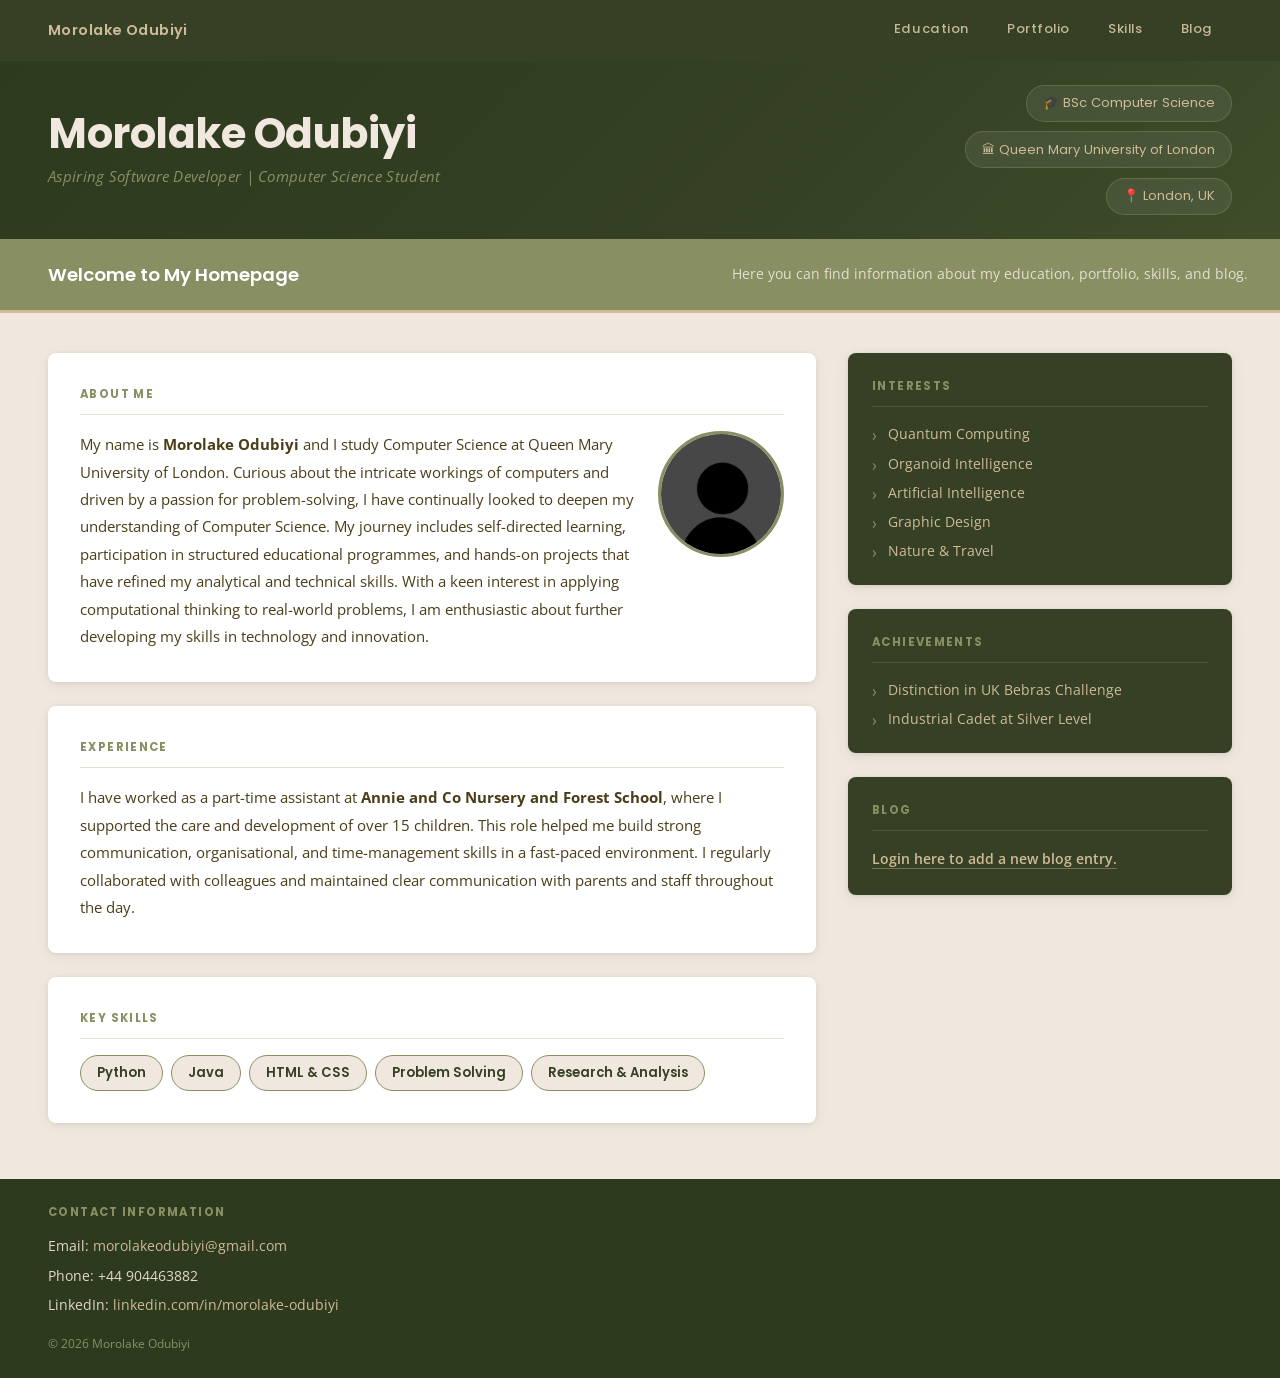
<file: html/index.html>
<!DOCTYPE html>
<html lang="en">

<head>
    <meta charset="UTF-8">
    <meta name="viewport" content="width=device-width, initial-scale=1.0">
    <title>Morolake Odubiyi</title>

    <link rel="preconnect" href="https://fonts.googleapis.com">
    <link rel="preconnect" href="https://fonts.gstatic.com" crossorigin>
    <link href="https://fonts.googleapis.com/css2?family=Poppins:wght@300;400;600;700&family=Open+Sans:ital,wght@0,300..800;1,300..800&display=swap" rel="stylesheet">

    <link rel="stylesheet" href="../css/reset.css">
    <link rel="stylesheet" href="../css/index.css">

</head>

<body>

    <nav>
        <span class="nav-name">Morolake Odubiyi</span>
        <ul>
            <li><a href="educational.html">Education</a></li>
            <li><a href="portfolio.html">Portfolio</a></li>
            <li><a href="skills.html">Skills</a></li>
            <li><a href="../php/viewBlog.php">Blog</a></li>
        </ul>
    </nav>

    <header>
        <div id="headline">
            <div id="headline-left">
                <h1>Morolake Odubiyi</h1>
                <p id="tagline">Aspiring Software Developer | Computer Science Student</p>
            </div>
            <div id="headline-chips">
                <span class="chip">🎓 BSc Computer Science</span>
                <span class="chip">🏛 Queen Mary University of London</span>
                <span class="chip">📍 London, UK</span>
            </div>
        </div>
        <div id="header-text">
            <h2>Welcome to My Homepage</h2>
            <p>Here you can find information about my education, portfolio, skills, and blog.</p>
        </div>
    </header>

    <main>
        <article>

            <div class="card">
                <h3>About Me</h3>
                <div id="about-content">
                    <p>
                        My name is <strong>Morolake Odubiyi</strong> and I study
                        Computer Science at Queen Mary University of London.
                        Curious about the intricate workings of computers and driven by a passion for problem-solving,
                        I have continually looked to deepen my understanding of Computer Science.
                        My journey includes self-directed learning, participation in structured educational programmes,
                        and hands-on projects that have refined my analytical and technical skills.
                        With a keen interest in applying computational thinking to real-world problems, I am enthusiastic
                        about further developing my skills in technology and innovation.
                    </p>
                    <figure id="profile-image">
                        <img src="../images/blank_profile.jpg" alt="Profile Photo">
                    </figure>
                </div>
            </div>

            <div class="card">
                <h3>Experience</h3>
                <p>
                    I have worked as a part-time assistant at <strong>Annie and Co Nursery and Forest School</strong>,
                    where I supported the care and development of over 15 children. This role helped me build strong
                    communication, organisational, and time-management skills in a fast-paced environment. I regularly
                    collaborated with colleagues and maintained clear communication with parents and staff throughout the day.
                </p>
            </div>

            <div class="card" id="key-skills">
                <h3>Key Skills</h3>
                <ul class="skills-list">
                    <li>Python</li>
                    <li>Java</li>
                    <li>HTML &amp; CSS</li>
                    <li>Problem Solving</li>
                    <li>Research &amp; Analysis</li>
                </ul>
            </div>

        </article>

        <aside>

            <div class="aside-card">
                <h3>Interests</h3>
                <ul>
                    <li>Quantum Computing</li>
                    <li>Organoid Intelligence</li>
                    <li>Artificial Intelligence</li>
                    <li>Graphic Design</li>
                    <li>Nature &amp; Travel</li>
                </ul>
            </div>

            <div class="aside-card">
                <h3>Achievements</h3>
                <ul>
                    <li>Distinction in UK Bebras Challenge</li>
                    <li>Industrial Cadet at Silver Level</li>
                </ul>
            </div>

            <div class="aside-card">
                <h3>Blog</h3>
                <p><a href="login.html">Login here to add a new blog entry.</a></p>
            </div>

        </aside>
    </main>

    <footer>
        <div>
            <p class="footer-label">Contact Information</p>
            <ul>
                <li>Email: <a href="mailto:morolakeodubiyi@gmail.com">morolakeodubiyi@gmail.com</a></li>
                <li>Phone: +44 904463882</li>
                <li>LinkedIn: <a href="https://www.linkedin.com/in/morolake-odubiyi-69083a280">linkedin.com/in/morolake-odubiyi</a></li>
            </ul>
            <p id="trademark">© 2026 Morolake Odubiyi</p>
        </div>
    </footer>

</body>
</html>
</file>
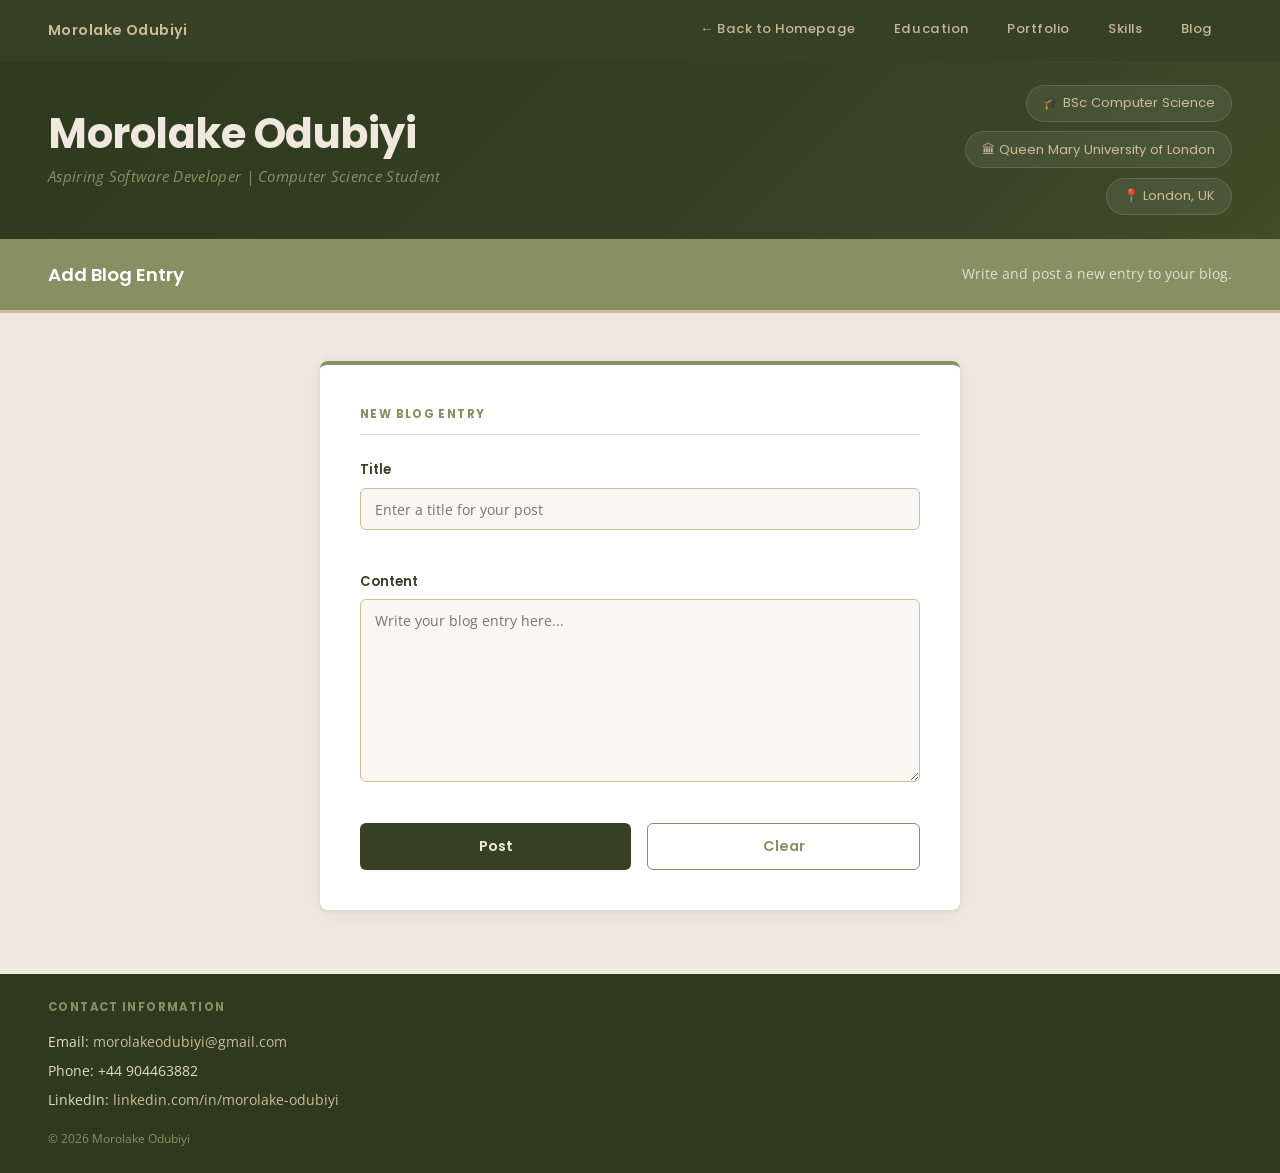
<file: html/addEntry.html>
<!DOCTYPE html>
<html lang="en">

<head>
    <meta charset="UTF-8">
    <meta name="viewport" content="width=device-width, initial-scale=1.0">
    <title>Add Entry — Morolake Odubiyi</title>

    <link rel="preconnect" href="https://fonts.googleapis.com">
    <link rel="preconnect" href="https://fonts.gstatic.com" crossorigin>
    <link href="https://fonts.googleapis.com/css2?family=Poppins:wght@300;400;600;700&family=Open+Sans:ital,wght@0,300..800;1,300..800&display=swap" rel="stylesheet">

    <link rel="stylesheet" href="../css/reset.css">
    <link rel="stylesheet" href="../css/addEntry.css">

    <script src="../js/addEntry.js" defer></script>

</head>

<body>

    <nav>
        <span class="nav-name">Morolake Odubiyi</span>
        <ul>
            <li><a href="../php/index.php">← Back to Homepage</a></li>
            <li><a href="educational.html">Education</a></li>
            <li><a href="portfolio.html">Portfolio</a></li>
            <li><a href="skills.html">Skills</a></li>
            <li><a href="../php/viewBlog.php">Blog</a></li>
        </ul>
    </nav>

    <header>
        <div id="headline">
            <div id="headline-left">
                <h1>Morolake Odubiyi</h1>
                <p id="tagline">Aspiring Software Developer | Computer Science Student</p>
            </div>
            <div id="headline-chips">
                <span class="chip">🎓 BSc Computer Science</span>
                <span class="chip">🏛 Queen Mary University of London</span>
                <span class="chip">📍 London, UK</span>
            </div>
        </div>
        <div id="header-text">
            <h2>Add Blog Entry</h2>
            <p>Write and post a new entry to your blog.</p>
        </div>
    </header>

    <main>
        <div class="form-card">
            <h3>New Blog Entry</h3>
            <form action="index.html" method="post">

                <div class="form-group">
                    <label for="entryTitle">Title</label>
                    <input type="text" id="entryTitle" name="entryTitle" placeholder="Enter a title for your post" required>
                    <span class="error-msg" id="title-error"></span>
                </div>

                <div class="form-group">
                    <label for="entryContent">Content</label>
                    <textarea id="entryContent" name="entryContent" placeholder="Write your blog entry here..." required></textarea>
                    <span class="error-msg" id="content-error"></span>
                </div>

                <div class="button-row">
                    <button type="submit" id="button-post">Post</button>
                    <button type="button" id="button-clear">Clear</button>
                </div>

            </form>
        </div>
    </main>

    <footer>
        <div>
            <p class="footer-label">Contact Information</p>
            <ul>
                <li>Email: <a href="mailto:morolakeodubiyi@gmail.com">morolakeodubiyi@gmail.com</a></li>
                <li>Phone: +44 904463882</li>
                <li>LinkedIn: <a href="https://www.linkedin.com/in/morolake-odubiyi-69083a280">linkedin.com/in/morolake-odubiyi</a></li>
            </ul>
            <p id="trademark">© 2026 Morolake Odubiyi</p>
        </div>
    </footer>

</body>
</html>
</file>
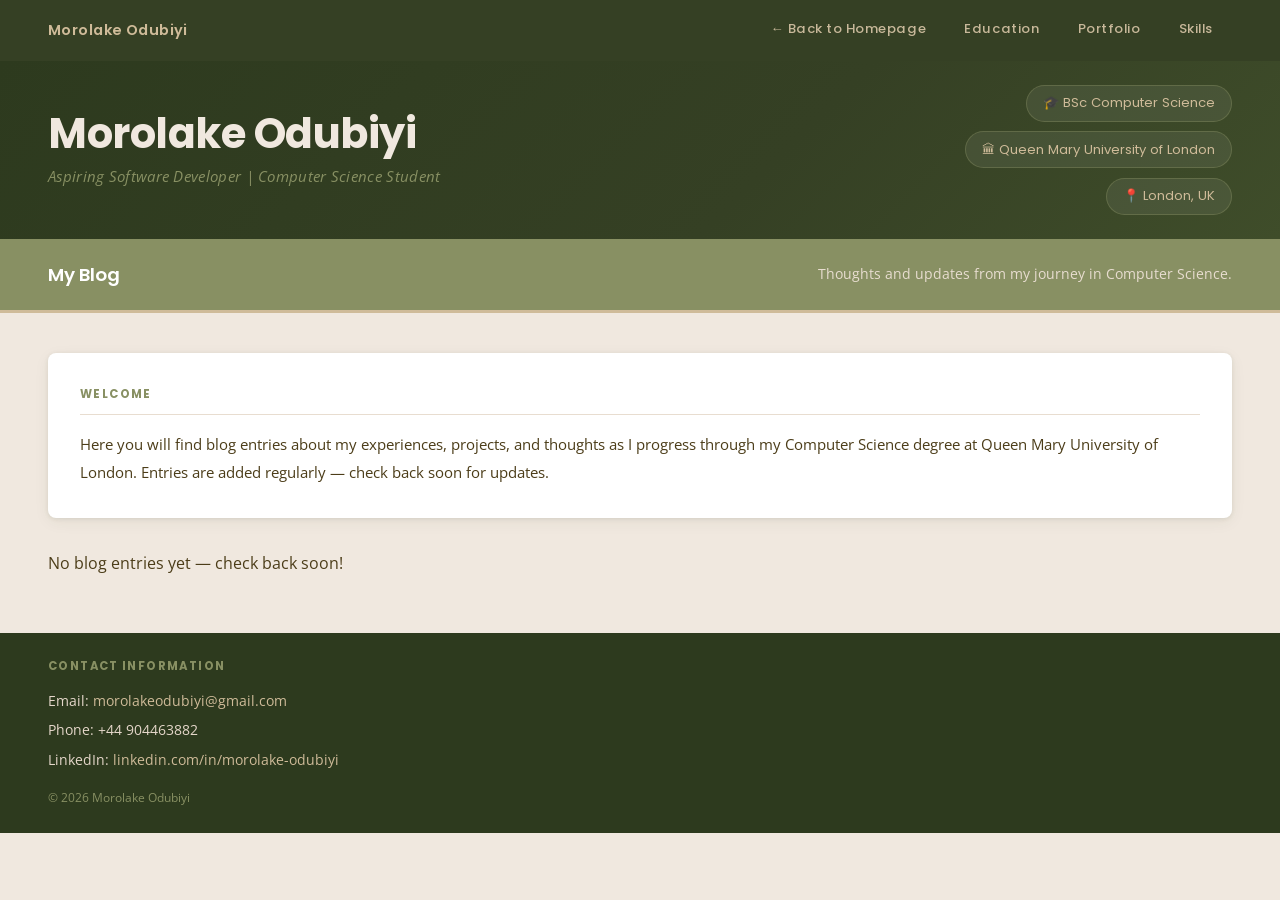
<file: html/blog.html>
<!DOCTYPE html>
<html lang="en">

<head>
    <meta charset="UTF-8">
    <meta name="viewport" content="width=device-width, initial-scale=1.0">
    <title>Blog — Morolake Odubiyi</title>

    <link rel="preconnect" href="https://fonts.googleapis.com">
    <link rel="preconnect" href="https://fonts.gstatic.com" crossorigin>
    <link href="https://fonts.googleapis.com/css2?family=Poppins:wght@300;400;600;700&family=Open+Sans:ital,wght@0,300..800;1,300..800&display=swap" rel="stylesheet">

    <link rel="stylesheet" href="../css/reset.css">
    <link rel="stylesheet" href="../css/blog.css">

</head>

<body>

    <nav>
        <span class="nav-name">Morolake Odubiyi</span>
        <ul>
            <li><a href="index.html">← Back to Homepage</a></li>
            <li><a href="educational.html">Education</a></li>
            <li><a href="portfolio.html">Portfolio</a></li>
            <li><a href="skills.html">Skills</a></li>
        </ul>
    </nav>

    <header>
        <div id="headline">
            <div id="headline-left">
                <h1>Morolake Odubiyi</h1>
                <p id="tagline">Aspiring Software Developer | Computer Science Student</p>
            </div>
            <div id="headline-chips">
                <span class="chip">🎓 BSc Computer Science</span>
                <span class="chip">🏛 Queen Mary University of London</span>
                <span class="chip">📍 London, UK</span>
            </div>
        </div>
        <div id="header-text">
            <h2>My Blog</h2>
            <p>Thoughts and updates from my journey in Computer Science.</p>
        </div>
    </header>

    <main>

        <div class="card">
            <h3>Welcome</h3>
            <p>
                Here you will find blog entries about my experiences, projects, and thoughts
                as I progress through my Computer Science degree at Queen Mary University of London.
                Entries are added regularly — check back soon for updates.
            </p>
        </div>

        <div id="blog-entries">
            <div class="empty-state">
                <p>No blog entries yet — check back soon!</p>
            </div>
        </div>

    </main>

    <footer>
        <div>
            <p class="footer-label">Contact Information</p>
            <ul>
                <li>Email: <a href="mailto:morolakeodubiyi@gmail.com">morolakeodubiyi@gmail.com</a></li>
                <li>Phone: +44 904463882</li>
                <li>LinkedIn: <a href="https://www.linkedin.com/in/morolake-odubiyi-69083a280">linkedin.com/in/morolake-odubiyi</a></li>
            </ul>
            <p id="trademark">© 2026 Morolake Odubiyi</p>
        </div>
    </footer>

</body>
</html>
</file>
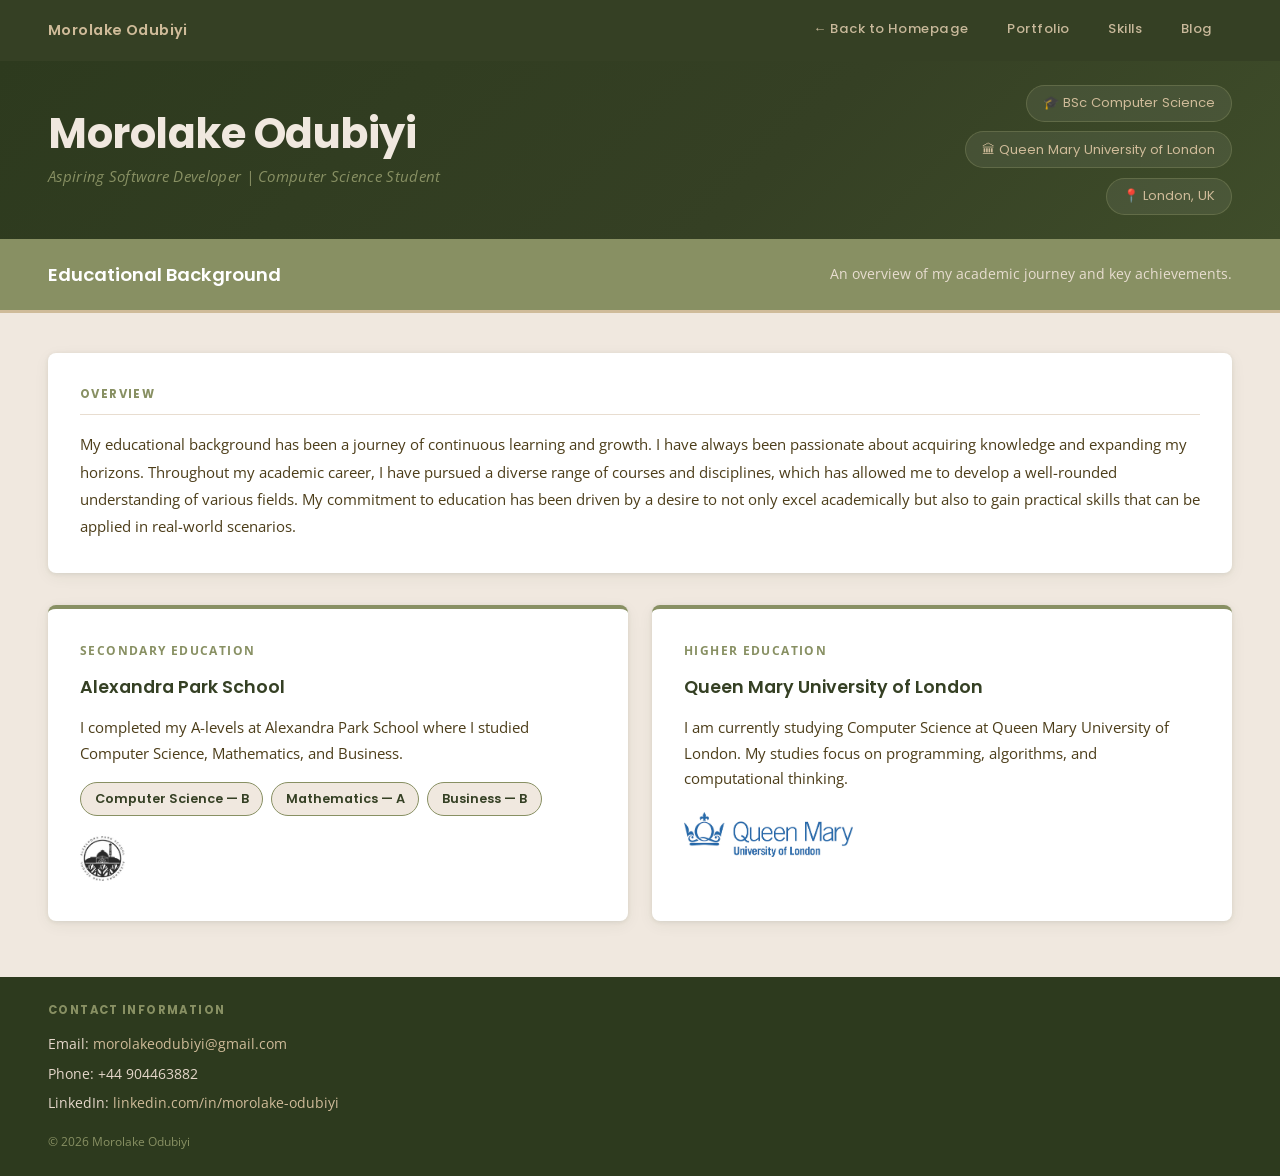
<file: html/educational.html>
<!DOCTYPE html>
<html lang="en">

<head>
    <meta charset="UTF-8">
    <meta name="viewport" content="width=device-width, initial-scale=1.0">
    <title>Education — Morolake Odubiyi</title>

    <link rel="preconnect" href="https://fonts.googleapis.com">
    <link rel="preconnect" href="https://fonts.gstatic.com" crossorigin>
    <link href="https://fonts.googleapis.com/css2?family=Poppins:wght@300;400;600;700&family=Open+Sans:ital,wght@0,300..800;1,300..800&display=swap" rel="stylesheet">

    <link rel="stylesheet" href="../css/reset.css">
    <link rel="stylesheet" href="../css/educational.css">

</head>

<body>

    <nav>
        <span class="nav-name">Morolake Odubiyi</span>
        <ul>
            <li><a href="../php/index.php">← Back to Homepage</a></li>
            <li><a href="portfolio.html">Portfolio</a></li>
            <li><a href="skills.html">Skills</a></li>
            <li><a href="../php/viewBlog.php">Blog</a></li>
        </ul>
    </nav>

    <header>
        <div id="headline">
            <div id="headline-left">
                <h1>Morolake Odubiyi</h1>
                <p id="tagline">Aspiring Software Developer | Computer Science Student</p>
            </div>
            <div id="headline-chips">
                <span class="chip">🎓 BSc Computer Science</span>
                <span class="chip">🏛 Queen Mary University of London</span>
                <span class="chip">📍 London, UK</span>
            </div>
        </div>
        <div id="header-text">
            <h2>Educational Background</h2>
            <p>An overview of my academic journey and key achievements.</p>
        </div>
    </header>

    <main>

        <div class="card">
            <h3>Overview</h3>
            <p>
                My educational background has been a journey of continuous learning and growth.
                I have always been passionate about acquiring knowledge and expanding my horizons.
                Throughout my academic career, I have pursued a diverse range of courses and disciplines,
                which has allowed me to develop a well-rounded understanding of various fields.
                My commitment to education has been driven by a desire to not only excel academically
                but also to gain practical skills that can be applied in real-world scenarios.
            </p>
        </div>

        <div class="education-grid">

            <div class="education-card">
                <p class="card-label">Secondary Education</p>
                <h3>Alexandra Park School</h3>
                <p>
                    I completed my A-levels at Alexandra Park School where I studied
                    Computer Science, Mathematics, and Business.
                </p>
                <div class="grade-row">
                    <span class="grade-pill">Computer Science — B</span>
                    <span class="grade-pill">Mathematics — A</span>
                    <span class="grade-pill">Business — B</span>
                </div>
                <figure>
                    <img src="../images/aps_logo.jpeg" alt="Alexandra Park School">
                </figure>
            </div>

            <div class="education-card">
                <p class="card-label">Higher Education</p>
                <h3>Queen Mary University of London</h3>
                <p>
                    I am currently studying Computer Science at Queen Mary University of London.
                    My studies focus on programming, algorithms, and computational thinking.
                </p>
                <figure>
                    <img src="../images/qmul_logo.png" alt="Queen Mary University">
                </figure>
            </div>

        </div>

    </main>

    <footer>
        <div>
            <p class="footer-label">Contact Information</p>
            <ul>
                <li>Email: <a href="mailto:morolakeodubiyi@gmail.com">morolakeodubiyi@gmail.com</a></li>
                <li>Phone: +44 904463882</li>
                <li>LinkedIn: <a href="https://www.linkedin.com/in/morolake-odubiyi-69083a280">linkedin.com/in/morolake-odubiyi</a></li>
            </ul>
            <p id="trademark">© 2026 Morolake Odubiyi</p>
        </div>
    </footer>

</body>
</html>
</file>
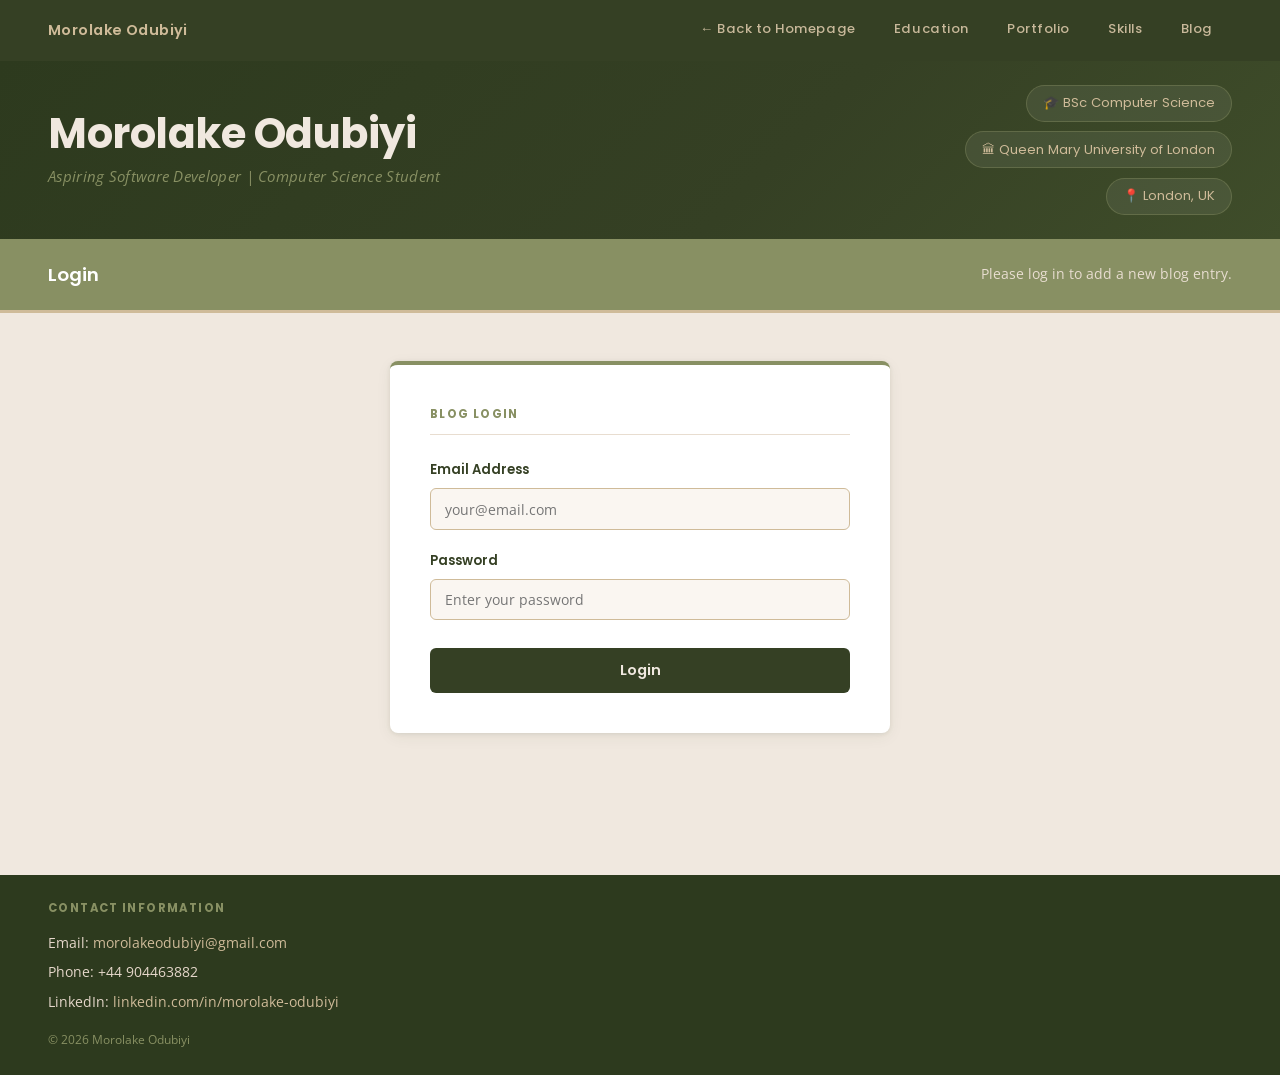
<file: html/login.html>
<!DOCTYPE html>
<html lang="en">

<head>
    <meta charset="UTF-8">
    <meta name="viewport" content="width=device-width, initial-scale=1.0">
    <title>Login — Morolake Odubiyi</title>

    <link rel="preconnect" href="https://fonts.googleapis.com">
    <link rel="preconnect" href="https://fonts.gstatic.com" crossorigin>
    <link href="https://fonts.googleapis.com/css2?family=Poppins:wght@300;400;600;700&family=Open+Sans:ital,wght@0,300..800;1,300..800&display=swap" rel="stylesheet">

    <link rel="stylesheet" href="../css/reset.css">
    <link rel="stylesheet" href="../css/login.css">

</head>

<body>

    <nav>
        <span class="nav-name">Morolake Odubiyi</span>
        <ul>
            <li><a href="../php/index.php">← Back to Homepage</a></li>
            <li><a href="educational.html">Education</a></li>
            <li><a href="portfolio.html">Portfolio</a></li>
            <li><a href="skills.html">Skills</a></li>
            <li><a href="../php/viewBlog.php">Blog</a></li>
        </ul>
    </nav>

    <header>
        <div id="headline">
            <div id="headline-left">
                <h1>Morolake Odubiyi</h1>
                <p id="tagline">Aspiring Software Developer | Computer Science Student</p>
            </div>
            <div id="headline-chips">
                <span class="chip">🎓 BSc Computer Science</span>
                <span class="chip">🏛 Queen Mary University of London</span>
                <span class="chip">📍 London, UK</span>
            </div>
        </div>
        <div id="header-text">
            <h2>Login</h2>
            <p>Please log in to add a new blog entry.</p>
        </div>
    </header>

    <main>
        <div class="form-card">
            <h3>Blog Login</h3>
            <form action="addEntry.html" method="post">

                <div class="form-group">
                    <label for="email">Email Address</label>
                    <input type="email" id="email" name="email" placeholder="your@email.com" required>
                </div>

                <div class="form-group">
                    <label for="password">Password</label>
                    <input type="password" id="password" name="password" placeholder="Enter your password" required>
                </div>

                <button type="submit" class="submit-button">Login</button>

            </form>
        </div>
    </main>

    <footer>
        <div>
            <p class="footer-label">Contact Information</p>
            <ul>
                <li>Email: <a href="mailto:morolakeodubiyi@gmail.com">morolakeodubiyi@gmail.com</a></li>
                <li>Phone: +44 904463882</li>
                <li>LinkedIn: <a href="https://www.linkedin.com/in/morolake-odubiyi-69083a280">linkedin.com/in/morolake-odubiyi</a></li>
            </ul>
            <p id="trademark">© 2026 Morolake Odubiyi</p>
        </div>
    </footer>

</body>
</html>
</file>
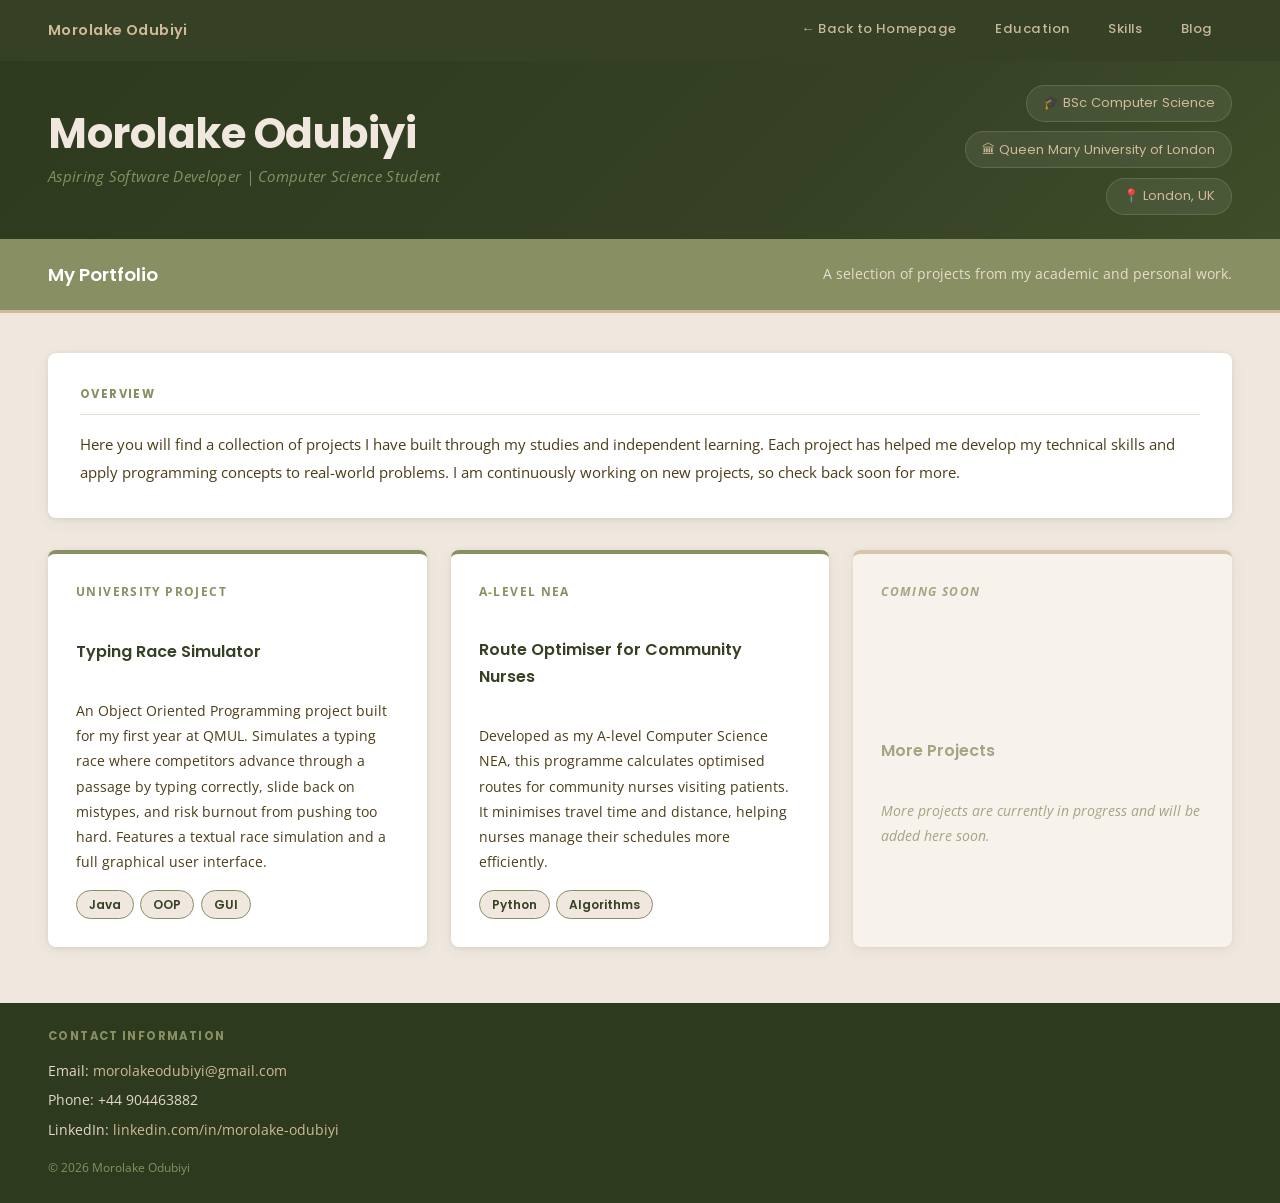
<file: html/portfolio.html>
<!DOCTYPE html>
<html lang="en">

<head>
    <meta charset="UTF-8">
    <meta name="viewport" content="width=device-width, initial-scale=1.0">
    <title>Portfolio — Morolake Odubiyi</title>

    <link rel="preconnect" href="https://fonts.googleapis.com">
    <link rel="preconnect" href="https://fonts.gstatic.com" crossorigin>
    <link href="https://fonts.googleapis.com/css2?family=Poppins:wght@300;400;600;700&family=Open+Sans:ital,wght@0,300..800;1,300..800&display=swap" rel="stylesheet">

    <link rel="stylesheet" href="../css/reset.css">
    <link rel="stylesheet" href="../css/portfolio.css">

</head>

<body>

    <nav>
        <span class="nav-name">Morolake Odubiyi</span>
        <ul>
            <li><a href="../php/index.php">← Back to Homepage</a></li>
            <li><a href="educational.html">Education</a></li>
            <li><a href="skills.html">Skills</a></li>
            <li><a href="../php/viewBlog.php">Blog</a></li>

        </ul>
    </nav>

    <header>
        <div id="headline">
            <div id="headline-left">
                <h1>Morolake Odubiyi</h1>
                <p id="tagline">Aspiring Software Developer | Computer Science Student</p>
            </div>
            <div id="headline-chips">
                <span class="chip">🎓 BSc Computer Science</span>
                <span class="chip">🏛 Queen Mary University of London</span>
                <span class="chip">📍 London, UK</span>
            </div>
        </div>
        <div id="header-text">
            <h2>My Portfolio</h2>
            <p>A selection of projects from my academic and personal work.</p>
        </div>
    </header>

    <main>

        <div class="card">
            <h3>Overview</h3>
            <p>
                Here you will find a collection of projects I have built through my studies and independent learning.
                Each project has helped me develop my technical skills and apply programming concepts to real-world problems.
                I am continuously working on new projects, so check back soon for more.
            </p>
        </div>

        <div class="projects-grid">

            <div class="project-card">
                <p class="card-label">University Project</p>
                <h4>Typing Race Simulator</h4>
                <p>
                    An Object Oriented Programming project built for my first year at QMUL. 
                    Simulates a typing race where competitors advance through a passage by typing correctly, 
                    slide back on mistypes, and risk burnout from pushing too hard. Features a 
                    textual race simulation and a full graphical user interface.
                </p>
                <div class="tag-row">
                    <span class="tag">Java</span>
                    <span class="tag">OOP</span>
                    <span class="tag">GUI</span>
                </div>
            </div>

            <div class="project-card">
                <p class="card-label">A-Level NEA</p>
                <h4>Route Optimiser for Community Nurses</h4>
                <p>
                    Developed as my A-level Computer Science NEA, this programme calculates optimised routes for community
                    nurses visiting patients. It minimises travel time and distance, helping nurses manage their schedules more efficiently.
                </p>
                <div class="tag-row">
                    <span class="tag">Python</span>
                    <span class="tag">Algorithms</span>
                </div>
            </div>

            <div class="project-card coming-soon">
                <p class="card-label">Coming Soon</p>
                <h4>More Projects</h4>
                <p>
                    More projects are currently in progress and will be added here soon.
                </p>
            </div>

        </div>

    </main>

    <footer>
        <div>
            <p class="footer-label">Contact Information</p>
            <ul>
                <li>Email: <a href="mailto:morolakeodubiyi@gmail.com">morolakeodubiyi@gmail.com</a></li>
                <li>Phone: +44 904463882</li>
                <li>LinkedIn: <a href="https://www.linkedin.com/in/morolake-odubiyi-69083a280">linkedin.com/in/morolake-odubiyi</a></li>
            </ul>
            <p id="trademark">© 2026 Morolake Odubiyi</p>
        </div>
    </footer>

</body>
</html>
</file>
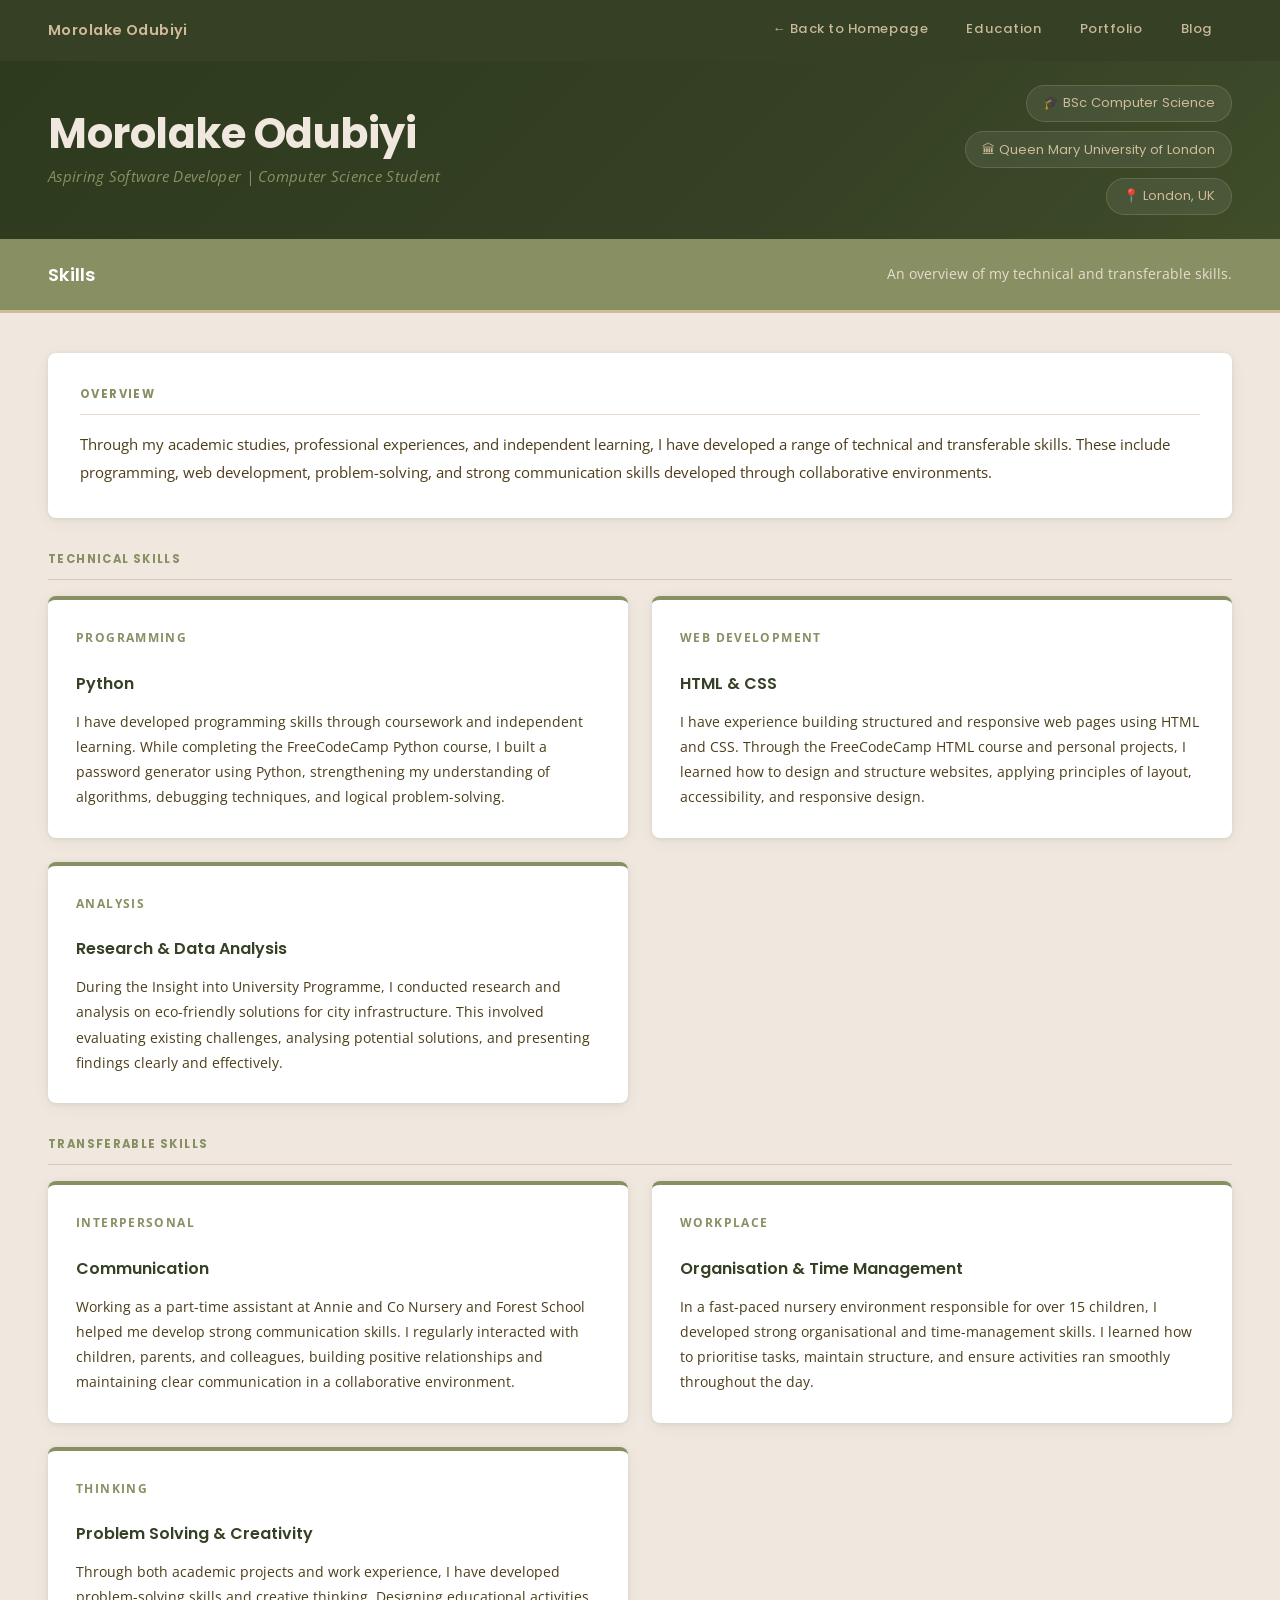
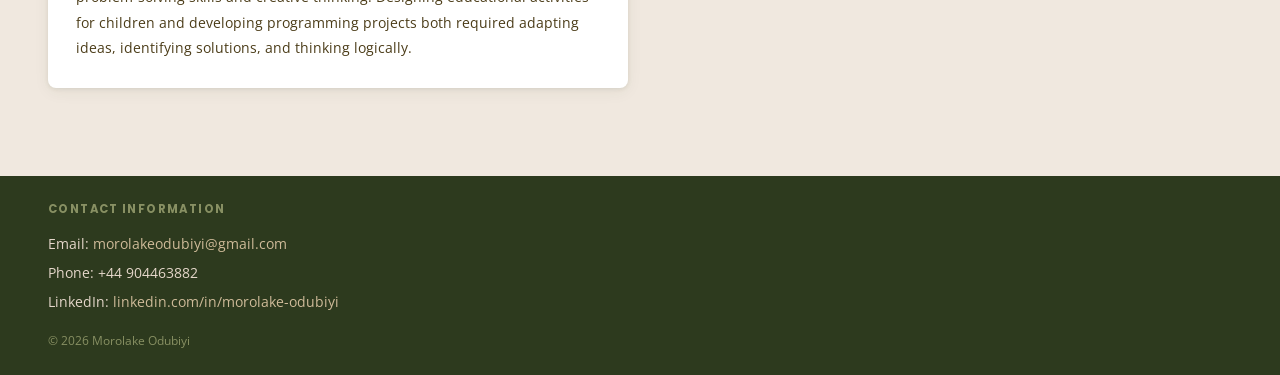
<file: html/skills.html>
<!DOCTYPE html>
<html lang="en">

<head>
    <meta charset="UTF-8">
    <meta name="viewport" content="width=device-width, initial-scale=1.0">
    <title>Skills — Morolake Odubiyi</title>

    <link rel="preconnect" href="https://fonts.googleapis.com">
    <link rel="preconnect" href="https://fonts.gstatic.com" crossorigin>
    <link href="https://fonts.googleapis.com/css2?family=Poppins:wght@300;400;600;700&family=Open+Sans:ital,wght@0,300..800;1,300..800&display=swap" rel="stylesheet">

    <link rel="stylesheet" href="../css/reset.css">
    <link rel="stylesheet" href="../css/skills.css">

</head>

<body>

    <nav>
        <span class="nav-name">Morolake Odubiyi</span>
        <ul>
            <li><a href="../php/index.php">← Back to Homepage</a></li>
            <li><a href="educational.html">Education</a></li>
            <li><a href="portfolio.html">Portfolio</a></li>
            <li><a href="../php/viewBlog.php">Blog</a></li>

        </ul>
    </nav>

    <header>
        <div id="headline">
            <div id="headline-left">
                <h1>Morolake Odubiyi</h1>
                <p id="tagline">Aspiring Software Developer | Computer Science Student</p>
            </div>
            <div id="headline-chips">
                <span class="chip">🎓 BSc Computer Science</span>
                <span class="chip">🏛 Queen Mary University of London</span>
                <span class="chip">📍 London, UK</span>
            </div>
        </div>
        <div id="header-text">
            <h2>Skills</h2>
            <p>An overview of my technical and transferable skills.</p>
        </div>
    </header>

    <main>

        <div class="card">
            <h3>Overview</h3>
            <p>
                Through my academic studies, professional experiences, and independent learning,
                I have developed a range of technical and transferable skills. These include
                programming, web development, problem-solving, and strong communication skills
                developed through collaborative environments.
            </p>
        </div>

        <h3 class="section-heading">Technical Skills</h3>
        <div class="skills-grid">

            <div class="skill-card">
                <p class="card-label">Programming</p>
                <h4>Python</h4>
                <p>
                    I have developed programming skills through coursework and independent
                    learning. While completing the FreeCodeCamp Python course, I built a
                    password generator using Python, strengthening my understanding of
                    algorithms, debugging techniques, and logical problem-solving.
                </p>
            </div>

            <div class="skill-card">
                <p class="card-label">Web Development</p>
                <h4>HTML &amp; CSS</h4>
                <p>
                    I have experience building structured and responsive web pages using
                    HTML and CSS. Through the FreeCodeCamp HTML course and personal projects,
                    I learned how to design and structure websites, applying principles of
                    layout, accessibility, and responsive design.
                </p>
            </div>

            <div class="skill-card">
                <p class="card-label">Analysis</p>
                <h4>Research &amp; Data Analysis</h4>
                <p>
                    During the Insight into University Programme, I conducted research and
                    analysis on eco-friendly solutions for city infrastructure. This involved
                    evaluating existing challenges, analysing potential solutions, and
                    presenting findings clearly and effectively.
                </p>
            </div>

        </div>

        <h3 class="section-heading">Transferable Skills</h3>
        <div class="skills-grid">

            <div class="skill-card">
                <p class="card-label">Interpersonal</p>
                <h4>Communication</h4>
                <p>
                    Working as a part-time assistant at Annie and Co Nursery and Forest School
                    helped me develop strong communication skills. I regularly interacted with
                    children, parents, and colleagues, building positive relationships and
                    maintaining clear communication in a collaborative environment.
                </p>
            </div>

            <div class="skill-card">
                <p class="card-label">Workplace</p>
                <h4>Organisation &amp; Time Management</h4>
                <p>
                    In a fast-paced nursery environment responsible for over 15 children, I
                    developed strong organisational and time-management skills. I learned
                    how to prioritise tasks, maintain structure, and ensure activities ran
                    smoothly throughout the day.
                </p>
            </div>

            <div class="skill-card">
                <p class="card-label">Thinking</p>
                <h4>Problem Solving &amp; Creativity</h4>
                <p>
                    Through both academic projects and work experience, I have developed
                    problem-solving skills and creative thinking. Designing educational
                    activities for children and developing programming projects both
                    required adapting ideas, identifying solutions, and thinking logically.
                </p>
            </div>

        </div>

    </main>

    <footer>
        <div>
            <p class="footer-label">Contact Information</p>
            <ul>
                <li>Email: <a href="mailto:morolakeodubiyi@gmail.com">morolakeodubiyi@gmail.com</a></li>
                <li>Phone: +44 904463882</li>
                <li>LinkedIn: <a href="https://www.linkedin.com/in/morolake-odubiyi-69083a280">linkedin.com/in/morolake-odubiyi</a></li>
            </ul>
            <p id="trademark">© 2026 Morolake Odubiyi</p>
        </div>
    </footer>

</body>
</html>
</file>
<file: css/index.css>
/* GENERAL */
body {
    font-family: 'Open Sans', sans-serif;
    background-color: #f0e8df;
    color: #4C3D19;
    line-height: 1.7;
}

h1, h2, h3 {
    font-family: 'Poppins', sans-serif;
}


/* NAVIGATION */
nav {
    background-color: #354024;
    padding: 0 3rem;
    position: sticky;
    top: 0;
    z-index: 10;
    display: flex;
    justify-content: space-between;
    align-items: center;
}
.nav-name {
    font-family: 'Poppins', sans-serif;
    font-size: 0.9rem;
    font-weight: 600;
    color: #CFBB99;
    letter-spacing: 0.03em;
}
nav ul {
    list-style: none;
    display: flex;
    gap: 0;
    padding: 0;
    margin: 0;
}
nav a {
    display: block;
    color: #c8b89a;
    text-decoration: none;
    font-family: 'Poppins', sans-serif;
    font-size: 0.82rem;
    font-weight: 500;
    padding: 1.1rem 1.2rem;
    letter-spacing: 0.04em;
    border-bottom: 3px solid transparent;
    transition: color 0.2s, border-color 0.2s;
}
nav a:hover {
    color: #fff;
    border-bottom-color: #889063;
}


/* HEADER */
#headline {
    background: linear-gradient(135deg, #2d3a1e 0%, #354024 60%, #3f4d2a 100%);
    padding: 1.5rem 3rem ;
    display: flex;
    flex-direction: row;
    justify-content: space-between;
    align-items: center;
    gap: 2rem;
}
#headline-left {
    display: flex;
    flex-direction: column;
    gap: 0.4rem;
}
#headline h1 {
    font-size: 2.6rem;
    font-weight: 700;
    color: #f0e8df;
    letter-spacing: -0.5px;
    line-height: 1.15;
}
#tagline {
    font-size: 0.95rem;
    color: #889063;
    font-style: italic;
    letter-spacing: 0.02em;
}
#headline-chips {
    display: flex;
    flex-direction: column;
    gap: 0.6rem;
    align-items: flex-end;
}
.chip {
    background-color: rgba(255,255,255,0.07);
    border: 1px solid rgba(136,144,99,0.4);
    color: #CFBB99;
    padding: 0.4rem 1rem;
    border-radius: 20px;
    font-size: 0.82rem;
    font-family: 'Poppins', sans-serif;
    white-space: nowrap;
}
#header-text {
    background-color: #889063;
    padding: 1.25rem 3rem;
    display: flex;
    align-items: center;
    justify-content: space-between;
    border-bottom: 3px solid #CFBB99;
}
#header-text h2 {
    font-size: 1.15rem;
    font-weight: 600;
    color: #fff;
    white-space: nowrap;
}
#header-text p {
    font-size: 0.9rem;
    color: #e8ddd0;
    max-width: 500px;
    text-align: right;
    white-space: nowrap;
}


/* MAIN */
main {
    display: grid;
    grid-template-columns: 2fr 1fr;
    gap: 2rem;
    padding: 2.5rem 3rem;
    margin: 0 auto;
}

article {
    display: flex;
    flex-direction: column;
    gap: 1.5rem;
}


/* CARDS */
.card {
    background-color: #fff;
    border-radius: 8px;
    padding: 2rem;
    box-shadow: 0 1px 4px rgba(53,64,36,0.10), 0 4px 16px rgba(53,64,36,0.06);
}
.card h3 {
    font-size: 0.72rem;
    font-weight: 700;
    color: #889063;
    text-transform: uppercase;
    letter-spacing: 0.12em;
    margin-bottom: 1rem;
    padding-bottom: 0.6rem;
    border-bottom: 1px solid #e8ddd0;
}
.card p {
    font-size: 0.95rem;
    color: #4C3D19;
    line-height: 1.8;
}


/* ABOUT CONTENT */
#about-content {
    display: flex;
    align-items: flex-start;
    gap: 1.5rem;
}
#about-content p {
    flex: 1;
}

/* PROFILE IMAGE */
#profile-image {
    flex-shrink: 0;
}
#profile-image img {
    width: 120px;
    height: 120px;
    border-radius: 50%;
    object-fit: cover;
    border: 3px solid #889063;
}



.skills-list {
    list-style: none;
    padding: 0;
    display: flex;
    flex-wrap: wrap;
    gap: 0.5rem;
}
.skills-list li {
    background-color: #f0e8df;
    color: #354024;
    border: 1.5px solid #889063;
    padding: 0.35rem 1rem;
    border-radius: 20px;
    font-size: 0.82rem;
    font-weight: 600;
    font-family: 'Poppins', sans-serif;
}


/* ASIDE */
aside {
    display: flex;
    flex-direction: column;
    gap: 1.5rem;
}
.aside-card {
    background-color: #354024;
    border-radius: 8px;
    padding: 1.5rem;
    box-shadow: 0 1px 4px rgba(53,64,36,0.12), 0 4px 16px rgba(53,64,36,0.07);
}
.aside-card h3 {
    font-family: 'Poppins', sans-serif;
    font-size: 0.72rem;
    font-weight: 700;
    color: #889063;
    text-transform: uppercase;
    letter-spacing: 0.12em;
    margin-bottom: 1rem;
    padding-bottom: 0.6rem;
    border-bottom: 1px solid rgba(136,144,99,0.3);
}
.aside-card ul {
    list-style: none;
    padding: 0;
    display: flex;
    flex-direction: column;
    gap: 0.5rem;
}
.aside-card ul li {
    font-size: 0.88rem;
    color: #CFBB99;
    padding-left: 1rem;
    position: relative;
    line-height: 1.5;
}
.aside-card ul li::before {
    content: '›';
    position: absolute;
    left: 0;
    color: #889063;
    font-size: 1rem;
}
.aside-card p {
    font-size: 0.88rem;
    color: #CFBB99;
}
.aside-card a {
    color: #CFBB99;
    font-weight: 600;
    text-decoration: none;
    border-bottom: 1px solid rgba(207,187,153,0.4);
    transition: border-color 0.2s;
}
.aside-card a:hover {
    border-bottom-color: #CFBB99;
}


/* FOOTER */
footer {
    background-color: #2d3a1e;
    color: #E5D7CA;
    padding: 1.5rem 3rem;
    display: flex;
    justify-content: space-between;
    align-items: flex-start;
    margin-top: 1rem;
    gap: 2rem;
}
.footer-label {
    font-family: 'Poppins', sans-serif;
    font-size: 0.72rem;
    font-weight: 700;
    color: #889063;
    text-transform: uppercase;
    letter-spacing: 0.12em;
    margin-bottom: 0.75rem;
}
footer ul {
    list-style: none;
    padding: 0;
    display: flex;
    flex-direction: column;
    gap: 0.35rem;
    font-size: 0.875rem;
}
footer a {
    color: #CFBB99;
    text-decoration: none;
    transition: color 0.2s;
}
footer a:hover {
    color: #fff;
}
#trademark {
    font-size: 0.78rem;
    color: #889063;
    margin-top: 1rem;
    font-family: 'Open Sans', sans-serif;
}


/* RESPONSIVE */
@media (max-width: 768px) {
    nav { padding: 0 1.5rem; }
    .nav-name { display: none; }
    #headline { padding: 2.5rem 1.5rem 2rem; }
    #headline h1 { font-size: 2rem; }
    #header-text { flex-direction: column; padding: 1.25rem 1.5rem; gap: 0.5rem; }
    #header-text p { text-align: left; }
    main { grid-template-columns: 1fr; padding: 1.5rem; }
    footer { flex-direction: column; padding: 2rem 1.5rem; }
}
</file>
<file: css/addEntry.css>
/* GENERAL */
body {
    font-family: 'Open Sans', sans-serif;
    background-color: #f0e8df;
    color: #4C3D19;
    line-height: 1.7;
}

h1, h2, h3 {
    font-family: 'Poppins', sans-serif;
}


/* NAVIGATION */
nav {
    background-color: #354024;
    padding: 0 3rem;
    position: sticky;
    top: 0;
    z-index: 10;
    display: flex;
    justify-content: space-between;
    align-items: center;
}
.nav-name {
    font-family: 'Poppins', sans-serif;
    font-size: 0.9rem;
    font-weight: 600;
    color: #CFBB99;
    letter-spacing: 0.03em;
}
nav ul {
    list-style: none;
    display: flex;
    gap: 0;
    padding: 0;
    margin: 0;
}
nav a {
    display: block;
    color: #c8b89a;
    text-decoration: none;
    font-family: 'Poppins', sans-serif;
    font-size: 0.82rem;
    font-weight: 500;
    padding: 1.1rem 1.2rem;
    letter-spacing: 0.04em;
    border-bottom: 3px solid transparent;
    transition: color 0.2s, border-color 0.2s;
}
nav a:hover {
    color: #fff;
    border-bottom-color: #889063;
}


/* HEADER */
#headline {
    background: linear-gradient(135deg, #2d3a1e 0%, #354024 60%, #3f4d2a 100%);
    padding: 1.5rem 3rem;
    display: flex;
    flex-direction: row;
    justify-content: space-between;
    align-items: center;
    gap: 2rem;
}
#headline-left {
    display: flex;
    flex-direction: column;
    gap: 0.4rem;
}
#headline h1 {
    font-size: 2.6rem;
    font-weight: 700;
    color: #f0e8df;
    letter-spacing: -0.5px;
    line-height: 1.15;
}
#tagline {
    font-size: 0.95rem;
    color: #889063;
    font-style: italic;
    letter-spacing: 0.02em;
}
#headline-chips {
    display: flex;
    flex-direction: column;
    gap: 0.6rem;
    align-items: flex-end;
}
.chip {
    background-color: rgba(255,255,255,0.07);
    border: 1px solid rgba(136,144,99,0.4);
    color: #CFBB99;
    padding: 0.4rem 1rem;
    border-radius: 20px;
    font-size: 0.82rem;
    font-family: 'Poppins', sans-serif;
    white-space: nowrap;
}
#header-text {
    background-color: #889063;
    padding: 1.25rem 3rem;
    display: flex;
    align-items: center;
    justify-content: space-between;
    border-bottom: 3px solid #CFBB99;
}
#header-text h2 {
    font-size: 1.15rem;
    font-weight: 600;
    color: #fff;
    white-space: nowrap;
}
#header-text p {
    font-size: 0.9rem;
    color: #e8ddd0;
    max-width: 500px;
    text-align: right;
    white-space: nowrap;
}


/* MAIN */
main {
    display: flex;
    flex-direction: column;
    align-items: center;
    padding: 3rem;
    min-height: 50vh;
}


/* FORM CARD */
.form-card {
    background-color: #fff;
    border-radius: 8px;
    padding: 2.5rem;
    box-shadow: 0 1px 4px rgba(53,64,36,0.10), 0 4px 16px rgba(53,64,36,0.06);
    width: 100%;
    max-width: 560px;
    border-top: 4px solid #889063;
}
.form-card h3 {
    font-size: 0.72rem;
    font-weight: 700;
    color: #889063;
    text-transform: uppercase;
    letter-spacing: 0.12em;
    margin-bottom: 1.5rem;
    padding-bottom: 0.6rem;
    border-bottom: 1px solid #e8ddd0;
}


/* FORM GROUPS */
.form-group {
    display: flex;
    flex-direction: column;
    margin-bottom: 1.25rem;
}
label {
    font-size: 0.82rem;
    font-weight: 600;
    color: #354024;
    margin-bottom: 0.4rem;
    font-family: 'Poppins', sans-serif;
}
input, textarea {
    padding: 0.65rem 0.9rem;
    border: 1.5px solid #CFBB99;
    border-radius: 6px;
    font-size: 0.9rem;
    font-family: 'Open Sans', sans-serif;
    color: #4C3D19;
    background-color: #faf6f1;
    transition: border-color 0.2s;
    outline: none;
}
input:focus, textarea:focus {
    border-color: #889063;
    background-color: #fff;
}
textarea {
    min-height: 160px;
    resize: vertical;
}


/* BUTTONS */
.button-row {
    display: flex;
    gap: 1rem;
    margin-top: 0.5rem;
}
#button-post {
    flex: 1;
    padding: 0.75rem;
    background-color: #354024;
    color: #f0e8df;
    border: none;
    border-radius: 6px;
    font-size: 0.9rem;
    font-weight: 600;
    font-family: 'Poppins', sans-serif;
    cursor: pointer;
    transition: background-color 0.2s;
}
#button-post:hover {
    background-color: #2d3a1e;
}
#button-clear {
    flex: 1;
    padding: 0.75rem;
    background-color: transparent;
    color: #889063;
    border: 1.5px solid #889063;
    border-radius: 6px;
    font-size: 0.9rem;
    font-weight: 600;
    font-family: 'Poppins', sans-serif;
    cursor: pointer;
    transition: all 0.2s;
}
#button-clear:hover {
    background-color: #889063;
    color: #fff;
}

/* ERROR STATES */
.input-error {
    border-color: #c0392b;
    background-color: #fff5f5;
}

.error-msg {
    color: #c0392b;
    font-size: 0.78rem;
    font-family: 'Poppins', sans-serif;
    margin-top: 0.3rem;
    min-height: 1rem;
}

.welcome-msg {
    font-size: 0.85rem;
    color: #354024;
    margin-bottom: 1.5rem;
    font-family: 'Poppins', sans-serif;
}
.welcome-msg a {
    color: #889063;
    text-decoration: none;
    font-weight: 600;
}
.welcome-msg a:hover {
    text-decoration: underline;
}


/* FOOTER */
footer {
    background-color: #2d3a1e;
    color: #E5D7CA;
    padding: 1.5rem 3rem;
    display: flex;
    justify-content: space-between;
    align-items: flex-start;
    margin-top: 1rem;
    gap: 2rem;
}
.footer-label {
    font-family: 'Poppins', sans-serif;
    font-size: 0.72rem;
    font-weight: 700;
    color: #889063;
    text-transform: uppercase;
    letter-spacing: 0.12em;
    margin-bottom: 0.75rem;
}
footer ul {
    list-style: none;
    padding: 0;
    display: flex;
    flex-direction: column;
    gap: 0.35rem;
    font-size: 0.875rem;
}
footer a {
    color: #CFBB99;
    text-decoration: none;
    transition: color 0.2s;
}
footer a:hover {
    color: #fff;
}
#trademark {
    font-size: 0.78rem;
    color: #889063;
    margin-top: 1rem;
    font-family: 'Open Sans', sans-serif;
}


/* RESPONSIVE */
@media (max-width: 768px) {
    nav { padding: 0 1.5rem; }
    .nav-name { display: none; }
    #headline { padding: 2rem 1.5rem; flex-direction: column; align-items: flex-start; }
    #headline-chips { align-items: flex-start; }
    #header-text { flex-direction: column; padding: 1.25rem 1.5rem; gap: 0.5rem; }
    #header-text p { text-align: left; white-space: normal; }
    main { padding: 1.5rem; }
    .button-row { flex-direction: column; }
    footer { flex-direction: column; padding: 2rem 1.5rem; }
}
</file>
<file: css/blog.css>
/* GENERAL */
body {
    font-family: 'Open Sans', sans-serif;
    background-color: #f0e8df;
    color: #4C3D19;
    line-height: 1.7;
}

h1, h2, h3, h4 {
    font-family: 'Poppins', sans-serif;
}


/* NAVIGATION */
nav {
    background-color: #354024;
    padding: 0 3rem;
    position: sticky;
    top: 0;
    z-index: 10;
    display: flex;
    justify-content: space-between;
    align-items: center;
}
.nav-name {
    font-family: 'Poppins', sans-serif;
    font-size: 0.9rem;
    font-weight: 600;
    color: #CFBB99;
    letter-spacing: 0.03em;
}
nav ul {
    list-style: none;
    display: flex;
    gap: 0;
    padding: 0;
    margin: 0;
}
nav a {
    display: block;
    color: #c8b89a;
    text-decoration: none;
    font-family: 'Poppins', sans-serif;
    font-size: 0.82rem;
    font-weight: 500;
    padding: 1.1rem 1.2rem;
    letter-spacing: 0.04em;
    border-bottom: 3px solid transparent;
    transition: color 0.2s, border-color 0.2s;
}
nav a:hover {
    color: #fff;
    border-bottom-color: #889063;
}


/* HEADER */
#headline {
    background: linear-gradient(135deg, #2d3a1e 0%, #354024 60%, #3f4d2a 100%);
    padding: 1.5rem 3rem;
    display: flex;
    flex-direction: row;
    justify-content: space-between;
    align-items: center;
    gap: 2rem;
}
#headline-left {
    display: flex;
    flex-direction: column;
    gap: 0.4rem;
}
#headline h1 {
    font-size: 2.6rem;
    font-weight: 700;
    color: #f0e8df;
    letter-spacing: -0.5px;
    line-height: 1.15;
}
#tagline {
    font-size: 0.95rem;
    color: #889063;
    font-style: italic;
    letter-spacing: 0.02em;
}
#headline-chips {
    display: flex;
    flex-direction: column;
    gap: 0.6rem;
    align-items: flex-end;
}
.chip {
    background-color: rgba(255,255,255,0.07);
    border: 1px solid rgba(136,144,99,0.4);
    color: #CFBB99;
    padding: 0.4rem 1rem;
    border-radius: 20px;
    font-size: 0.82rem;
    font-family: 'Poppins', sans-serif;
    white-space: nowrap;
}
#header-text {
    background-color: #889063;
    padding: 1.25rem 3rem;
    display: flex;
    align-items: center;
    justify-content: space-between;
    border-bottom: 3px solid #CFBB99;
}
#header-text h2 {
    font-size: 1.15rem;
    font-weight: 600;
    color: #fff;
    white-space: nowrap;
}
#header-text p {
    font-size: 0.9rem;
    color: #e8ddd0;
    max-width: 500px;
    text-align: right;
    white-space: nowrap;
}


/* MAIN */
main {
    padding: 2.5rem 3rem;
}


/* INTRO CARD */
.card {
    background-color: #fff;
    border-radius: 8px;
    padding: 2rem;
    box-shadow: 0 1px 4px rgba(53,64,36,0.10), 0 4px 16px rgba(53,64,36,0.06);
    margin-bottom: 2rem;
}
.card > h3 {
    font-size: 0.72rem;
    font-weight: 700;
    color: #889063;
    text-transform: uppercase;
    letter-spacing: 0.12em;
    margin-bottom: 1rem;
    padding-bottom: 0.6rem;
    border-bottom: 1px solid #e8ddd0;
}
.card p {
    font-size: 0.95rem;
    color: #4C3D19;
    line-height: 1.8;
}


/* BLOG ENTRIES AREA */
#blog-entries {
    display: flex;
    flex-direction: column;
    gap: 1.5rem;
}


/* BLOG POSTS */
.blog-post {
    margin-bottom: 1.5rem;
}

.post-date {
    font-size: 0.78rem;
    color: #889063;
    font-family: 'Poppins', sans-serif;
    margin-bottom: 0.4rem;
}

.post-title {
    font-size: 1.1rem;
    font-weight: 600;
    color: #354024;
    font-family: 'Poppins', sans-serif;
    margin-bottom: 0.5rem;
}

.post-content {
    font-size: 0.95rem;
    color: #4C3D19;
    font-family: 'Open Sans', sans-serif;
    line-height: 1.75;
}

hr {
    border: none;
    border-top: 1px solid #e8ddd0;
    margin: 1.5rem 0;
}

.add-post-link {
    display: inline-block;
    padding: 0.65rem 1.5rem;
    background-color: #354024;
    color: #f0e8df;
    border-radius: 6px;
    text-decoration: none;
    font-size: 0.85rem;
    font-weight: 600;
    font-family: 'Poppins', sans-serif;
    margin-bottom: 1.5rem;
}
.add-post-link:hover {
    background-color: #2d3a1e;
}

/* COMMENTS */
.comments {
    margin-top: 1rem;
    padding-top: 1rem;
    border-top: 1px solid #e8ddd0;
}

.comments p {
    font-size: 0.88rem;
    color: #4C3D19;
    margin-bottom: 0.25rem;
}

#comment-date {
    font-size: 0.75rem;
    color: #889063;
    font-family: 'Poppins', sans-serif;
    margin-bottom: 0.75rem;
}

/* COMMENT FORM */
.comments form {
    margin-top: 1rem;
    display: flex;
    flex-direction: row;
    gap: 0.6rem;
    align-items: center;
    flex-wrap: wrap;
}

.comments input[type="text"] {
    padding: 0.55rem 0.9rem;
    border: 1.5px solid #CFBB99;
    border-radius: 6px;
    font-size: 0.85rem;
    font-family: 'Open Sans', sans-serif;
    color: #4C3D19;
    background-color: #faf6f1;
    outline: none;
    transition: border-color 0.2s;
    width: 180px;
}

.comments input[type="text"]:focus {
    border-color: #889063;
    background-color: #fff;
}

.comments button {
    align-self: flex-start;
    padding: 0.5rem 1.2rem;
    background-color: #354024;
    color: #f0e8df;
    border: none;
    border-radius: 6px;
    font-size: 0.82rem;
    font-weight: 600;
    font-family: 'Poppins', sans-serif;
    cursor: pointer;
    transition: background-color 0.2s;
}

.comments button:hover {
    background-color: #2d3a1e;
}

/* DELETE LINKS */
.delete-link {
    font-size: 0.75rem;
    color: #c0392b;
    text-decoration: none;
    font-family: 'Poppins', sans-serif;
    font-weight: 600;
    margin-top: 0.25rem;
    display: inline-block;
}
.delete-link:hover {
    text-decoration: underline;
}


/* FOOTER */
footer {
    background-color: #2d3a1e;
    color: #E5D7CA;
    padding: 1.5rem 3rem;
    display: flex;
    justify-content: space-between;
    align-items: flex-start;
    margin-top: 1rem;
    gap: 2rem;
}
.footer-label {
    font-family: 'Poppins', sans-serif;
    font-size: 0.72rem;
    font-weight: 700;
    color: #889063;
    text-transform: uppercase;
    letter-spacing: 0.12em;
    margin-bottom: 0.75rem;
}
footer ul {
    list-style: none;
    padding: 0;
    display: flex;
    flex-direction: column;
    gap: 0.35rem;
    font-size: 0.875rem;
}
footer a {
    color: #CFBB99;
    text-decoration: none;
    transition: color 0.2s;
}
footer a:hover {
    color: #fff;
}
#trademark {
    font-size: 0.78rem;
    color: #889063;
    margin-top: 1rem;
    font-family: 'Open Sans', sans-serif;
}


/* RESPONSIVE */
@media (max-width: 768px) {
    nav { padding: 0 1.5rem; }
    .nav-name { display: none; }
    #headline { padding: 2rem 1.5rem; flex-direction: column; align-items: flex-start; }
    #headline-chips { align-items: flex-start; }
    #header-text { flex-direction: column; padding: 1.25rem 1.5rem; gap: 0.5rem; }
    #header-text p { text-align: left; white-space: normal; }
    main { padding: 1.5rem; }
    footer { flex-direction: column; padding: 2rem 1.5rem; }
}
</file>
<file: css/educational.css>
/* GENERAL */
body {
    font-family: 'Open Sans', sans-serif;
    background-color: #f0e8df;
    color: #4C3D19;
    line-height: 1.7;
}

h1, h2, h3, h4 {
    font-family: 'Poppins', sans-serif;
}


/* NAVIGATION */
nav {
    background-color: #354024;
    padding: 0 3rem;
    position: sticky;
    top: 0;
    z-index: 10;
    display: flex;
    justify-content: space-between;
    align-items: center;
}
.nav-name {
    font-family: 'Poppins', sans-serif;
    font-size: 0.9rem;
    font-weight: 600;
    color: #CFBB99;
    letter-spacing: 0.03em;
}
nav ul {
    list-style: none;
    display: flex;
    gap: 0;
    padding: 0;
    margin: 0;
}
nav a {
    display: block;
    color: #c8b89a;
    text-decoration: none;
    font-family: 'Poppins', sans-serif;
    font-size: 0.82rem;
    font-weight: 500;
    padding: 1.1rem 1.2rem;
    letter-spacing: 0.04em;
    border-bottom: 3px solid transparent;
    transition: color 0.2s, border-color 0.2s;
}
nav a:hover {
    color: #fff;
    border-bottom-color: #889063;
}


/* HEADER */
#headline {
    background: linear-gradient(135deg, #2d3a1e 0%, #354024 60%, #3f4d2a 100%);
    padding: 1.5rem 3rem;
    display: flex;
    flex-direction: row;
    justify-content: space-between;
    align-items: center;
    gap: 2rem;
}
#headline-left {
    display: flex;
    flex-direction: column;
    gap: 0.4rem;
}
#headline h1 {
    font-size: 2.6rem;
    font-weight: 700;
    color: #f0e8df;
    letter-spacing: -0.5px;
    line-height: 1.15;
}
#tagline {
    font-size: 0.95rem;
    color: #889063;
    font-style: italic;
    letter-spacing: 0.02em;
}
#headline-chips {
    display: flex;
    flex-direction: column;
    gap: 0.6rem;
    align-items: flex-end;
}
.chip {
    background-color: rgba(255,255,255,0.07);
    border: 1px solid rgba(136,144,99,0.4);
    color: #CFBB99;
    padding: 0.4rem 1rem;
    border-radius: 20px;
    font-size: 0.82rem;
    font-family: 'Poppins', sans-serif;
    white-space: nowrap;
}
#header-text {
    background-color: #889063;
    padding: 1.25rem 3rem;
    display: flex;
    align-items: center;
    justify-content: space-between;
    border-bottom: 3px solid #CFBB99;
}
#header-text h2 {
    font-size: 1.15rem;
    font-weight: 600;
    color: #fff;
    white-space: nowrap;
}
#header-text p {
    font-size: 0.9rem;
    color: #e8ddd0;
    max-width: 500px;
    text-align: right;
    white-space: nowrap;
}


/* MAIN */
main {
    padding: 2.5rem 3rem;
    margin: 0 auto;
}


/* INTRO CARD */
.card {
    background-color: #fff;
    border-radius: 8px;
    padding: 2rem;
    box-shadow: 0 1px 4px rgba(53,64,36,0.10), 0 4px 16px rgba(53,64,36,0.06);
    margin-bottom: 2rem;
}
.card h3 {
    font-size: 0.72rem;
    font-weight: 700;
    color: #889063;
    text-transform: uppercase;
    letter-spacing: 0.12em;
    margin-bottom: 1rem;
    padding-bottom: 0.6rem;
    border-bottom: 1px solid #e8ddd0;
}
.card p {
    font-size: 0.95rem;
    color: #4C3D19;
    line-height: 1.8;
}


/* EDUCATION GRID */
.education-grid {
    display: grid;
    grid-template-columns: 1fr 1fr;
    gap: 1.5rem;
}
.education-card {
    background-color: #fff;
    border-radius: 8px;
    padding: 2rem;
    box-shadow: 0 1px 4px rgba(53,64,36,0.10), 0 4px 16px rgba(53,64,36,0.06);
    border-top: 4px solid #889063;
}
.education-card .card-label {
    font-size: 0.72rem;
    font-weight: 700;
    color: #889063;
    text-transform: uppercase;
    letter-spacing: 0.12em;
    margin-bottom: 0.75rem;
}
.education-card h3 {
    font-size: 1.1rem;
    font-weight: 600;
    color: #354024;
    margin-bottom: 0.75rem;
}
.education-card p {
    font-size: 0.92rem;
    color: #4C3D19;
    line-height: 1.75;
    margin-bottom: 0.6rem;
}
.education-card p:last-child {
    margin-bottom: 0;
}


/* GRADE PILLS */
.grade-row {
    display: flex;
    flex-wrap: wrap;
    gap: 0.5rem;
    margin-top: 1rem;
}
.grade-pill {
    background-color: #f0e8df;
    color: #354024;
    border: 1.5px solid #889063;
    padding: 0.3rem 0.85rem;
    border-radius: 20px;
    font-size: 0.8rem;
    font-weight: 600;
    font-family: 'Poppins', sans-serif;
}


/* SCHOOL LOGOS */
.education-card figure {
    margin-top: 1.25rem;
}
.education-card figure img {
    height: 45px;
    width: auto;
    object-fit: contain;
    opacity: 0.85;
}


/* FOOTER */
footer {
    background-color: #2d3a1e;
    color: #E5D7CA;
    padding: 1.5rem 3rem;
    display: flex;
    justify-content: space-between;
    align-items: flex-start;
    margin-top: 1rem;
    gap: 2rem;
}
.footer-label {
    font-family: 'Poppins', sans-serif;
    font-size: 0.72rem;
    font-weight: 700;
    color: #889063;
    text-transform: uppercase;
    letter-spacing: 0.12em;
    margin-bottom: 0.75rem;
}
footer ul {
    list-style: none;
    padding: 0;
    display: flex;
    flex-direction: column;
    gap: 0.35rem;
    font-size: 0.875rem;
}
footer a {
    color: #CFBB99;
    text-decoration: none;
    transition: color 0.2s;
}
footer a:hover {
    color: #fff;
}
#trademark {
    font-size: 0.78rem;
    color: #889063;
    margin-top: 1rem;
    font-family: 'Open Sans', sans-serif;
}


/* RESPONSIVE */
@media (max-width: 768px) {
    nav { padding: 0 1.5rem; }
    .nav-name { display: none; }
    #headline { padding: 2rem 1.5rem; flex-direction: column; align-items: flex-start; }
    #headline-chips { align-items: flex-start; }
    #header-text { flex-direction: column; padding: 1.25rem 1.5rem; gap: 0.5rem; }
    #header-text p { text-align: left; white-space: normal; }
    main { padding: 1.5rem; }
    .education-grid { grid-template-columns: 1fr; }
    footer { flex-direction: column; padding: 2rem 1.5rem; }
}
</file>
<file: css/login.css>
/* GENERAL */
body {
    font-family: 'Open Sans', sans-serif;
    background-color: #f0e8df;
    color: #4C3D19;
    line-height: 1.7;
}

h1, h2, h3 {
    font-family: 'Poppins', sans-serif;
}


/* NAVIGATION */
nav {
    background-color: #354024;
    padding: 0 3rem;
    position: sticky;
    top: 0;
    z-index: 10;
    display: flex;
    justify-content: space-between;
    align-items: center;
}
.nav-name {
    font-family: 'Poppins', sans-serif;
    font-size: 0.9rem;
    font-weight: 600;
    color: #CFBB99;
    letter-spacing: 0.03em;
}
nav ul {
    list-style: none;
    display: flex;
    gap: 0;
    padding: 0;
    margin: 0;
}
nav a {
    display: block;
    color: #c8b89a;
    text-decoration: none;
    font-family: 'Poppins', sans-serif;
    font-size: 0.82rem;
    font-weight: 500;
    padding: 1.1rem 1.2rem;
    letter-spacing: 0.04em;
    border-bottom: 3px solid transparent;
    transition: color 0.2s, border-color 0.2s;
}
nav a:hover {
    color: #fff;
    border-bottom-color: #889063;
}


/* HEADER */
#headline {
    background: linear-gradient(135deg, #2d3a1e 0%, #354024 60%, #3f4d2a 100%);
    padding: 1.5rem 3rem;
    display: flex;
    flex-direction: row;
    justify-content: space-between;
    align-items: center;
    gap: 2rem;
}
#headline-left {
    display: flex;
    flex-direction: column;
    gap: 0.4rem;
}
#headline h1 {
    font-size: 2.6rem;
    font-weight: 700;
    color: #f0e8df;
    letter-spacing: -0.5px;
    line-height: 1.15;
}
#tagline {
    font-size: 0.95rem;
    color: #889063;
    font-style: italic;
    letter-spacing: 0.02em;
}
#headline-chips {
    display: flex;
    flex-direction: column;
    gap: 0.6rem;
    align-items: flex-end;
}
.chip {
    background-color: rgba(255,255,255,0.07);
    border: 1px solid rgba(136,144,99,0.4);
    color: #CFBB99;
    padding: 0.4rem 1rem;
    border-radius: 20px;
    font-size: 0.82rem;
    font-family: 'Poppins', sans-serif;
    white-space: nowrap;
}
#header-text {
    background-color: #889063;
    padding: 1.25rem 3rem;
    display: flex;
    align-items: center;
    justify-content: space-between;
    border-bottom: 3px solid #CFBB99;
}
#header-text h2 {
    font-size: 1.15rem;
    font-weight: 600;
    color: #fff;
    white-space: nowrap;
}
#header-text p {
    font-size: 0.9rem;
    color: #e8ddd0;
    max-width: 500px;
    text-align: right;
    white-space: nowrap;
}


/* MAIN */
main {
    display: flex;
    justify-content: center;
    align-items: flex-start;
    padding: 3rem;
    min-height: 50vh;
}


/* FORM CARD */
.form-card {
    background-color: #fff;
    border-radius: 8px;
    padding: 2.5rem;
    box-shadow: 0 1px 4px rgba(53,64,36,0.10), 0 4px 16px rgba(53,64,36,0.06);
    width: 100%;
    max-width: 420px;
    border-top: 4px solid #889063;
}
.form-card h3 {
    font-size: 0.72rem;
    font-weight: 700;
    color: #889063;
    text-transform: uppercase;
    letter-spacing: 0.12em;
    margin-bottom: 1.5rem;
    padding-bottom: 0.6rem;
    border-bottom: 1px solid #e8ddd0;
}


/* FORM GROUPS */
.form-group {
    display: flex;
    flex-direction: column;
    margin-bottom: 1.25rem;
}
label {
    font-size: 0.82rem;
    font-weight: 600;
    color: #354024;
    margin-bottom: 0.4rem;
    font-family: 'Poppins', sans-serif;
}
input {
    padding: 0.65rem 0.9rem;
    border: 1.5px solid #CFBB99;
    border-radius: 6px;
    font-size: 0.9rem;
    font-family: 'Open Sans', sans-serif;
    color: #4C3D19;
    background-color: #faf6f1;
    transition: border-color 0.2s;
    outline: none;
}
input:focus {
    border-color: #889063;
    background-color: #fff;
}


/* SUBMIT BUTTON */
.submit-button {
    width: 100%;
    padding: 0.75rem;
    background-color: #354024;
    color: #f0e8df;
    border: none;
    border-radius: 6px;
    font-size: 0.9rem;
    font-weight: 600;
    font-family: 'Poppins', sans-serif;
    cursor: pointer;
    margin-top: 0.5rem;
    transition: background-color 0.2s;
}
.submit-button:hover {
    background-color: #2d3a1e;
}

.error-msg {
    color: #c0392b;
    font-size: 0.85rem;
    margin-bottom: 0.5rem;
    font-family: 'Poppins', sans-serif;
}


/* FOOTER */
footer {
    background-color: #2d3a1e;
    color: #E5D7CA;
    padding: 1.5rem 3rem;
    display: flex;
    justify-content: space-between;
    align-items: flex-start;
    margin-top: 1rem;
    gap: 2rem;
}
.footer-label {
    font-family: 'Poppins', sans-serif;
    font-size: 0.72rem;
    font-weight: 700;
    color: #889063;
    text-transform: uppercase;
    letter-spacing: 0.12em;
    margin-bottom: 0.75rem;
}
footer ul {
    list-style: none;
    padding: 0;
    display: flex;
    flex-direction: column;
    gap: 0.35rem;
    font-size: 0.875rem;
}
footer a {
    color: #CFBB99;
    text-decoration: none;
    transition: color 0.2s;
}
footer a:hover {
    color: #fff;
}
#trademark {
    font-size: 0.78rem;
    color: #889063;
    margin-top: 1rem;
    font-family: 'Open Sans', sans-serif;
}


/* RESPONSIVE */
@media (max-width: 768px) {
    nav { padding: 0 1.5rem; }
    .nav-name { display: none; }
    #headline { padding: 2rem 1.5rem; flex-direction: column; align-items: flex-start; }
    #headline-chips { align-items: flex-start; }
    #header-text { flex-direction: column; padding: 1.25rem 1.5rem; gap: 0.5rem; }
    #header-text p { text-align: left; white-space: normal; }
    main { padding: 1.5rem; }
    footer { flex-direction: column; padding: 2rem 1.5rem; }
}
</file>
<file: css/portfolio.css>
/* GENERAL */
body {
    font-family: 'Open Sans', sans-serif;
    background-color: #f0e8df;
    color: #4C3D19;
    line-height: 1.7;
}

h1, h2, h3, h4 {
    font-family: 'Poppins', sans-serif;
}


/* NAVIGATION */
nav {
    background-color: #354024;
    padding: 0 3rem;
    position: sticky;
    top: 0;
    z-index: 10;
    display: flex;
    justify-content: space-between;
    align-items: center;
}
.nav-name {
    font-family: 'Poppins', sans-serif;
    font-size: 0.9rem;
    font-weight: 600;
    color: #CFBB99;
    letter-spacing: 0.03em;
}
nav ul {
    list-style: none;
    display: flex;
    gap: 0;
    padding: 0;
    margin: 0;
}
nav a {
    display: block;
    color: #c8b89a;
    text-decoration: none;
    font-family: 'Poppins', sans-serif;
    font-size: 0.82rem;
    font-weight: 500;
    padding: 1.1rem 1.2rem;
    letter-spacing: 0.04em;
    border-bottom: 3px solid transparent;
    transition: color 0.2s, border-color 0.2s;
}
nav a:hover {
    color: #fff;
    border-bottom-color: #889063;
}


/* HEADER */
#headline {
    background: linear-gradient(135deg, #2d3a1e 0%, #354024 60%, #3f4d2a 100%);
    padding: 1.5rem 3rem;
    display: flex;
    flex-direction: row;
    justify-content: space-between;
    align-items: center;
    gap: 2rem;
}
#headline-left {
    display: flex;
    flex-direction: column;
    gap: 0.4rem;
}
#headline h1 {
    font-size: 2.6rem;
    font-weight: 700;
    color: #f0e8df;
    letter-spacing: -0.5px;
    line-height: 1.15;
}
#tagline {
    font-size: 0.95rem;
    color: #889063;
    font-style: italic;
    letter-spacing: 0.02em;
}
#headline-chips {
    display: flex;
    flex-direction: column;
    gap: 0.6rem;
    align-items: flex-end;
}
.chip {
    background-color: rgba(255,255,255,0.07);
    border: 1px solid rgba(136,144,99,0.4);
    color: #CFBB99;
    padding: 0.4rem 1rem;
    border-radius: 20px;
    font-size: 0.82rem;
    font-family: 'Poppins', sans-serif;
    white-space: nowrap;
}
#header-text {
    background-color: #889063;
    padding: 1.25rem 3rem;
    display: flex;
    align-items: center;
    justify-content: space-between;
    border-bottom: 3px solid #CFBB99;
}
#header-text h2 {
    font-size: 1.15rem;
    font-weight: 600;
    color: #fff;
    white-space: nowrap;
}
#header-text p {
    font-size: 0.9rem;
    color: #e8ddd0;
    max-width: 500px;
    text-align: right;
    white-space: nowrap;
}


/* MAIN */
main {
    padding: 2.5rem 3rem;
}


/* INTRO CARD */
.card {
    background-color: #fff;
    border-radius: 8px;
    padding: 2rem;
    box-shadow: 0 1px 4px rgba(53,64,36,0.10), 0 4px 16px rgba(53,64,36,0.06);
    margin-bottom: 2rem;
}
.card > h3 {
    font-size: 0.72rem;
    font-weight: 700;
    color: #889063;
    text-transform: uppercase;
    letter-spacing: 0.12em;
    margin-bottom: 1rem;
    padding-bottom: 0.6rem;
    border-bottom: 1px solid #e8ddd0;
}
.card p {
    font-size: 0.95rem;
    color: #4C3D19;
    line-height: 1.8;
}


/* PROJECTS GRID */
.projects-grid {
    display: grid;
    grid-template-columns: 1fr 1fr 1fr;
    gap: 1.5rem;
}


/* PROJECT CARD */
.project-card {
    background-color: #fff;
    border-radius: 8px;
    padding: 1.75rem;
    box-shadow: 0 1px 4px rgba(53,64,36,0.10), 0 4px 16px rgba(53,64,36,0.06);
    border-top: 4px solid #889063;
    display: flex;
    flex-direction: column;
    gap: 0.75rem;
}
.project-card .card-label {
    font-size: 0.72rem;
    font-weight: 700;
    color: #889063;
    text-transform: uppercase;
    letter-spacing: 0.12em;
}
.project-card h4 {
    font-size: 1rem;
    font-weight: 600;
    color: #354024;
}
.project-card p {
    font-size: 0.9rem;
    color: #4C3D19;
    line-height: 1.75;
    flex: 1;
}


/* TECH TAGS */
.tag-row {
    display: flex;
    flex-wrap: wrap;
    gap: 0.4rem;
    margin-top: 0.25rem;
}
.tag {
    background-color: #f0e8df;
    color: #354024;
    border: 1.5px solid #889063;
    padding: 0.2rem 0.75rem;
    border-radius: 20px;
    font-size: 0.75rem;
    font-weight: 600;
    font-family: 'Poppins', sans-serif;
}


/* COMING SOON CARD */
.project-card.coming-soon {
    border-top-color: #CFBB99;
    background-color: #faf6f1;
    opacity: 0.75;
}
.project-card.coming-soon h4 {
    color: #889063;
}
.project-card.coming-soon p {
    color: #889063;
    font-style: italic;
}


/* FOOTER */
footer {
    background-color: #2d3a1e;
    color: #E5D7CA;
    padding: 1.5rem 3rem;
    display: flex;
    justify-content: space-between;
    align-items: flex-start;
    margin-top: 1rem;
    gap: 2rem;
}
.footer-label {
    font-family: 'Poppins', sans-serif;
    font-size: 0.72rem;
    font-weight: 700;
    color: #889063;
    text-transform: uppercase;
    letter-spacing: 0.12em;
    margin-bottom: 0.75rem;
}
footer ul {
    list-style: none;
    padding: 0;
    display: flex;
    flex-direction: column;
    gap: 0.35rem;
    font-size: 0.875rem;
}
footer a {
    color: #CFBB99;
    text-decoration: none;
    transition: color 0.2s;
}
footer a:hover {
    color: #fff;
}
#trademark {
    font-size: 0.78rem;
    color: #889063;
    margin-top: 1rem;
    font-family: 'Open Sans', sans-serif;
}


/* RESPONSIVE */
@media (max-width: 900px) {
    .projects-grid { grid-template-columns: 1fr 1fr; }
}
@media (max-width: 768px) {
    nav { padding: 0 1.5rem; }
    .nav-name { display: none; }
    #headline { padding: 2rem 1.5rem; flex-direction: column; align-items: flex-start; }
    #headline-chips { align-items: flex-start; }
    #header-text { flex-direction: column; padding: 1.25rem 1.5rem; gap: 0.5rem; }
    #header-text p { text-align: left; white-space: normal; }
    main { padding: 1.5rem; }
    .projects-grid { grid-template-columns: 1fr; }
    footer { flex-direction: column; padding: 2rem 1.5rem; }
}
</file>
<file: css/skills.css>
/* GENERAL */
body {
    font-family: 'Open Sans', sans-serif;
    background-color: #f0e8df;
    color: #4C3D19;
    line-height: 1.7;
}

h1, h2, h3, h4 {
    font-family: 'Poppins', sans-serif;
}


/* NAVIGATION */
nav {
    background-color: #354024;
    padding: 0 3rem;
    position: sticky;
    top: 0;
    z-index: 10;
    display: flex;
    justify-content: space-between;
    align-items: center;
}
.nav-name {
    font-family: 'Poppins', sans-serif;
    font-size: 0.9rem;
    font-weight: 600;
    color: #CFBB99;
    letter-spacing: 0.03em;
}
nav ul {
    list-style: none;
    display: flex;
    gap: 0;
    padding: 0;
    margin: 0;
}
nav a {
    display: block;
    color: #c8b89a;
    text-decoration: none;
    font-family: 'Poppins', sans-serif;
    font-size: 0.82rem;
    font-weight: 500;
    padding: 1.1rem 1.2rem;
    letter-spacing: 0.04em;
    border-bottom: 3px solid transparent;
    transition: color 0.2s, border-color 0.2s;
}
nav a:hover {
    color: #fff;
    border-bottom-color: #889063;
}


/* HEADER */
#headline {
    background: linear-gradient(135deg, #2d3a1e 0%, #354024 60%, #3f4d2a 100%);
    padding: 1.5rem 3rem;
    display: flex;
    flex-direction: row;
    justify-content: space-between;
    align-items: center;
    gap: 2rem;
}
#headline-left {
    display: flex;
    flex-direction: column;
    gap: 0.4rem;
}
#headline h1 {
    font-size: 2.6rem;
    font-weight: 700;
    color: #f0e8df;
    letter-spacing: -0.5px;
    line-height: 1.15;
}
#tagline {
    font-size: 0.95rem;
    color: #889063;
    font-style: italic;
    letter-spacing: 0.02em;
}
#headline-chips {
    display: flex;
    flex-direction: column;
    gap: 0.6rem;
    align-items: flex-end;
}
.chip {
    background-color: rgba(255,255,255,0.07);
    border: 1px solid rgba(136,144,99,0.4);
    color: #CFBB99;
    padding: 0.4rem 1rem;
    border-radius: 20px;
    font-size: 0.82rem;
    font-family: 'Poppins', sans-serif;
    white-space: nowrap;
}
#header-text {
    background-color: #889063;
    padding: 1.25rem 3rem;
    display: flex;
    align-items: center;
    justify-content: space-between;
    border-bottom: 3px solid #CFBB99;
}
#header-text h2 {
    font-size: 1.15rem;
    font-weight: 600;
    color: #fff;
    white-space: nowrap;
}
#header-text p {
    font-size: 0.9rem;
    color: #e8ddd0;
    max-width: 500px;
    text-align: right;
    white-space: nowrap;
}


/* MAIN */
main {
    padding: 2.5rem 3rem;
}


/* INTRO CARD */
.card {
    background-color: #fff;
    border-radius: 8px;
    padding: 2rem;
    box-shadow: 0 1px 4px rgba(53,64,36,0.10), 0 4px 16px rgba(53,64,36,0.06);
    margin-bottom: 2rem;
}
.card > h3 {
    font-size: 0.72rem;
    font-weight: 700;
    color: #889063;
    text-transform: uppercase;
    letter-spacing: 0.12em;
    margin-bottom: 1rem;
    padding-bottom: 0.6rem;
    border-bottom: 1px solid #e8ddd0;
}
.card p {
    font-size: 0.95rem;
    color: #4C3D19;
    line-height: 1.8;
}


/* SECTION HEADING */
.section-heading {
    font-size: 0.72rem;
    font-weight: 700;
    color: #889063;
    text-transform: uppercase;
    letter-spacing: 0.12em;
    margin-bottom: 1rem;
    padding-bottom: 0.6rem;
    border-bottom: 1px solid #d4c9bc;
}


/* SKILLS GRID */
.skills-grid {
    display: grid;
    grid-template-columns: 1fr 1fr;
    gap: 1.5rem;
    margin-bottom: 2rem;
}


/* SKILL CARD */
.skill-card {
    background-color: #fff;
    border-radius: 8px;
    padding: 1.75rem;
    box-shadow: 0 1px 4px rgba(53,64,36,0.10), 0 4px 16px rgba(53,64,36,0.06);
    border-top: 4px solid #889063;
}
.skill-card .card-label {
    font-size: 0.72rem;
    font-weight: 700;
    color: #889063;
    text-transform: uppercase;
    letter-spacing: 0.12em;
    margin-bottom: 0.6rem;
}
.skill-card h4 {
    font-size: 1rem;
    font-weight: 600;
    color: #354024;
    margin-bottom: 0.75rem;
}
.skill-card p {
    font-size: 0.9rem;
    color: #4C3D19;
    line-height: 1.75;
}


/* FOOTER */
footer {
    background-color: #2d3a1e;
    color: #E5D7CA;
    padding: 1.5rem 3rem;
    display: flex;
    justify-content: space-between;
    align-items: flex-start;
    margin-top: 1rem;
    gap: 2rem;
}
.footer-label {
    font-family: 'Poppins', sans-serif;
    font-size: 0.72rem;
    font-weight: 700;
    color: #889063;
    text-transform: uppercase;
    letter-spacing: 0.12em;
    margin-bottom: 0.75rem;
}
footer ul {
    list-style: none;
    padding: 0;
    display: flex;
    flex-direction: column;
    gap: 0.35rem;
    font-size: 0.875rem;
}
footer a {
    color: #CFBB99;
    text-decoration: none;
    transition: color 0.2s;
}
footer a:hover {
    color: #fff;
}
#trademark {
    font-size: 0.78rem;
    color: #889063;
    margin-top: 1rem;
    font-family: 'Open Sans', sans-serif;
}


/* RESPONSIVE */
@media (max-width: 768px) {
    nav { padding: 0 1.5rem; }
    .nav-name { display: none; }
    #headline { padding: 2rem 1.5rem; flex-direction: column; align-items: flex-start; }
    #headline-chips { align-items: flex-start; }
    #header-text { flex-direction: column; padding: 1.25rem 1.5rem; gap: 0.5rem; }
    #header-text p { text-align: left; white-space: normal; }
    main { padding: 1.5rem; }
    .skills-grid { grid-template-columns: 1fr; }
    footer { flex-direction: column; padding: 2rem 1.5rem; }
}
</file>
